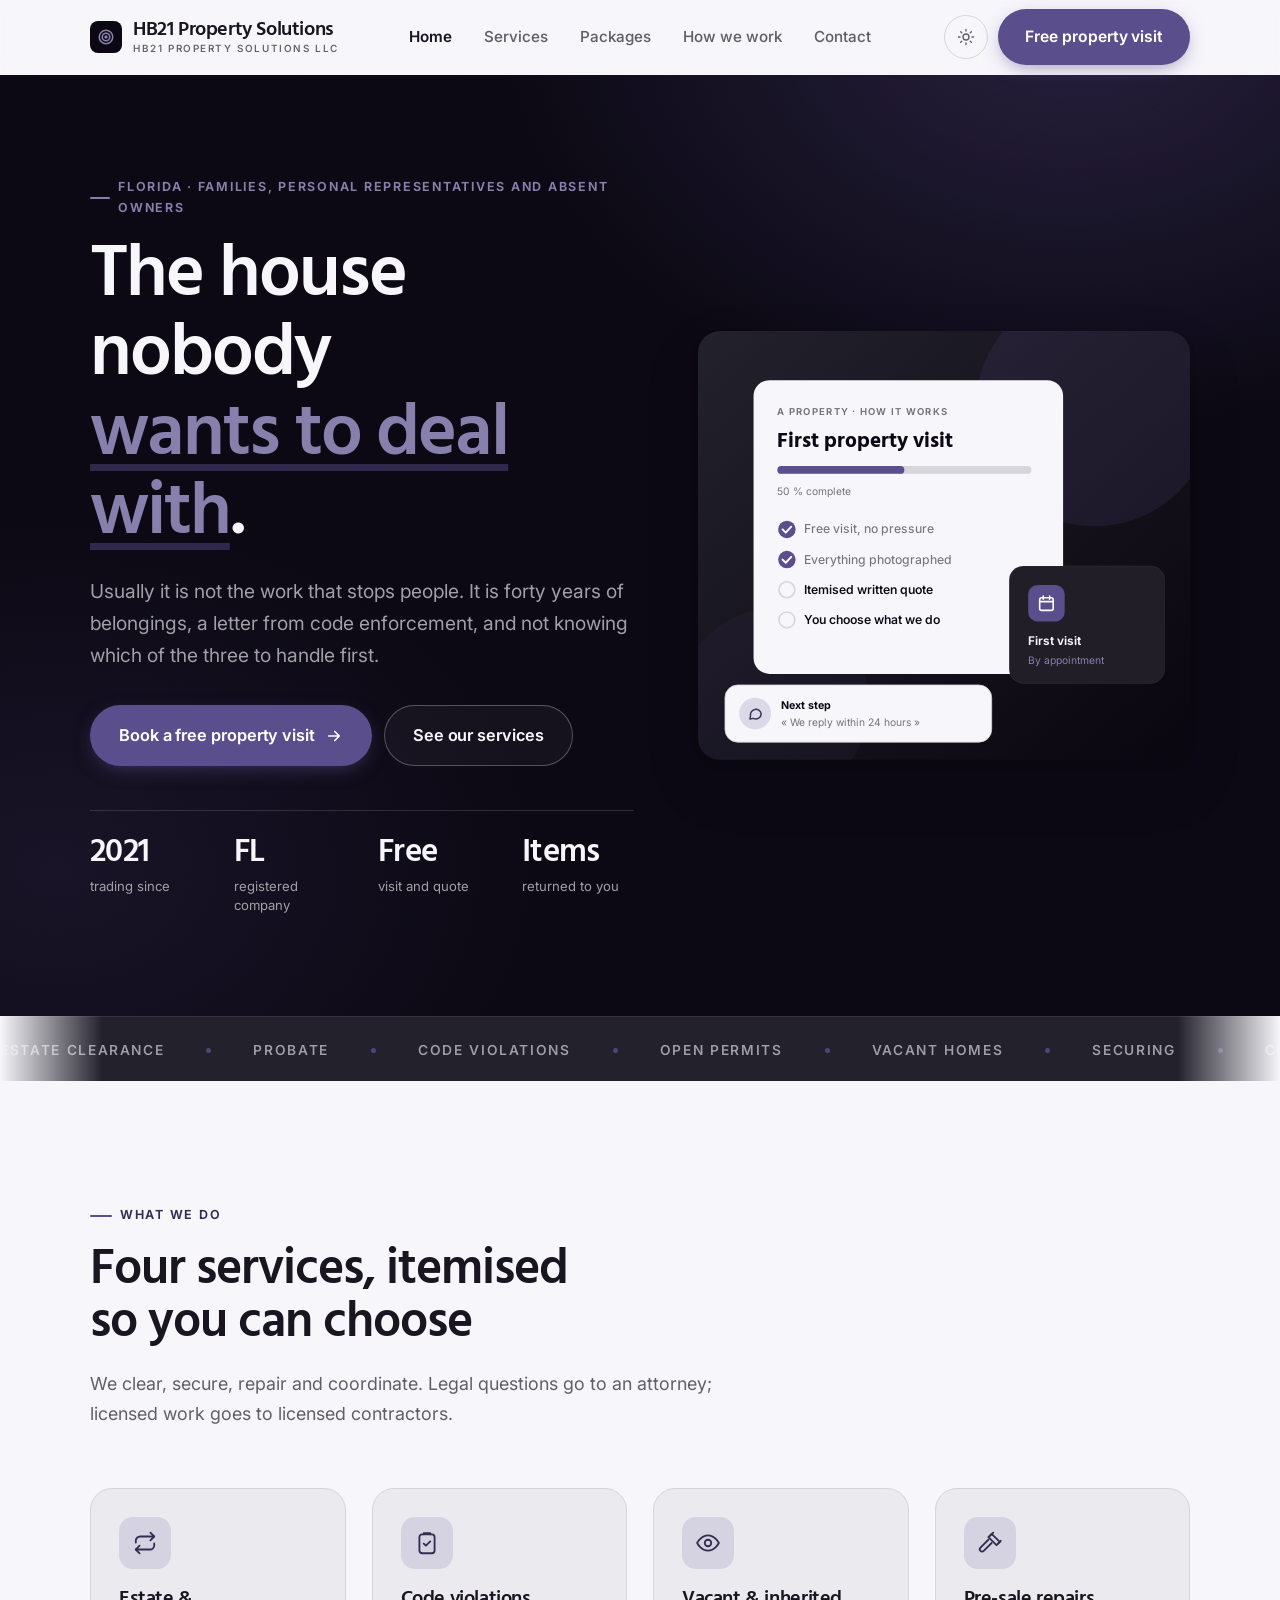
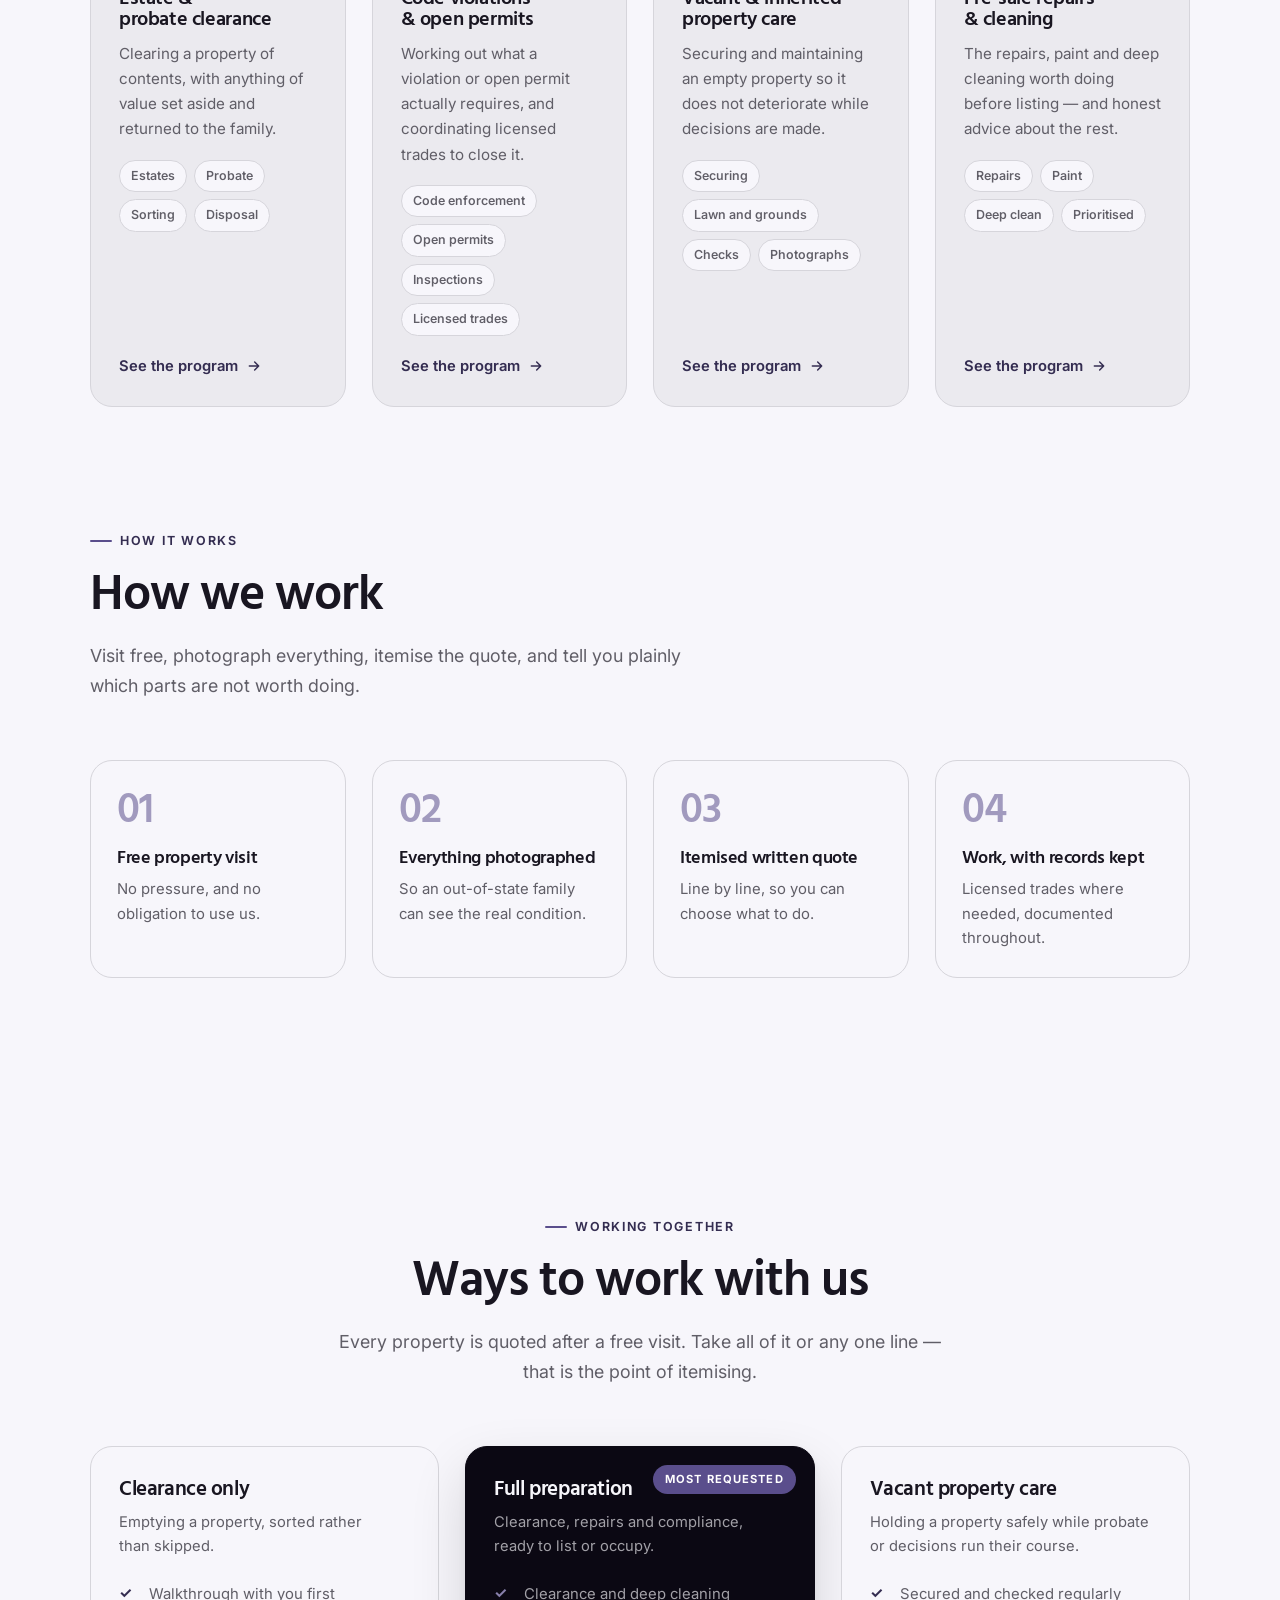
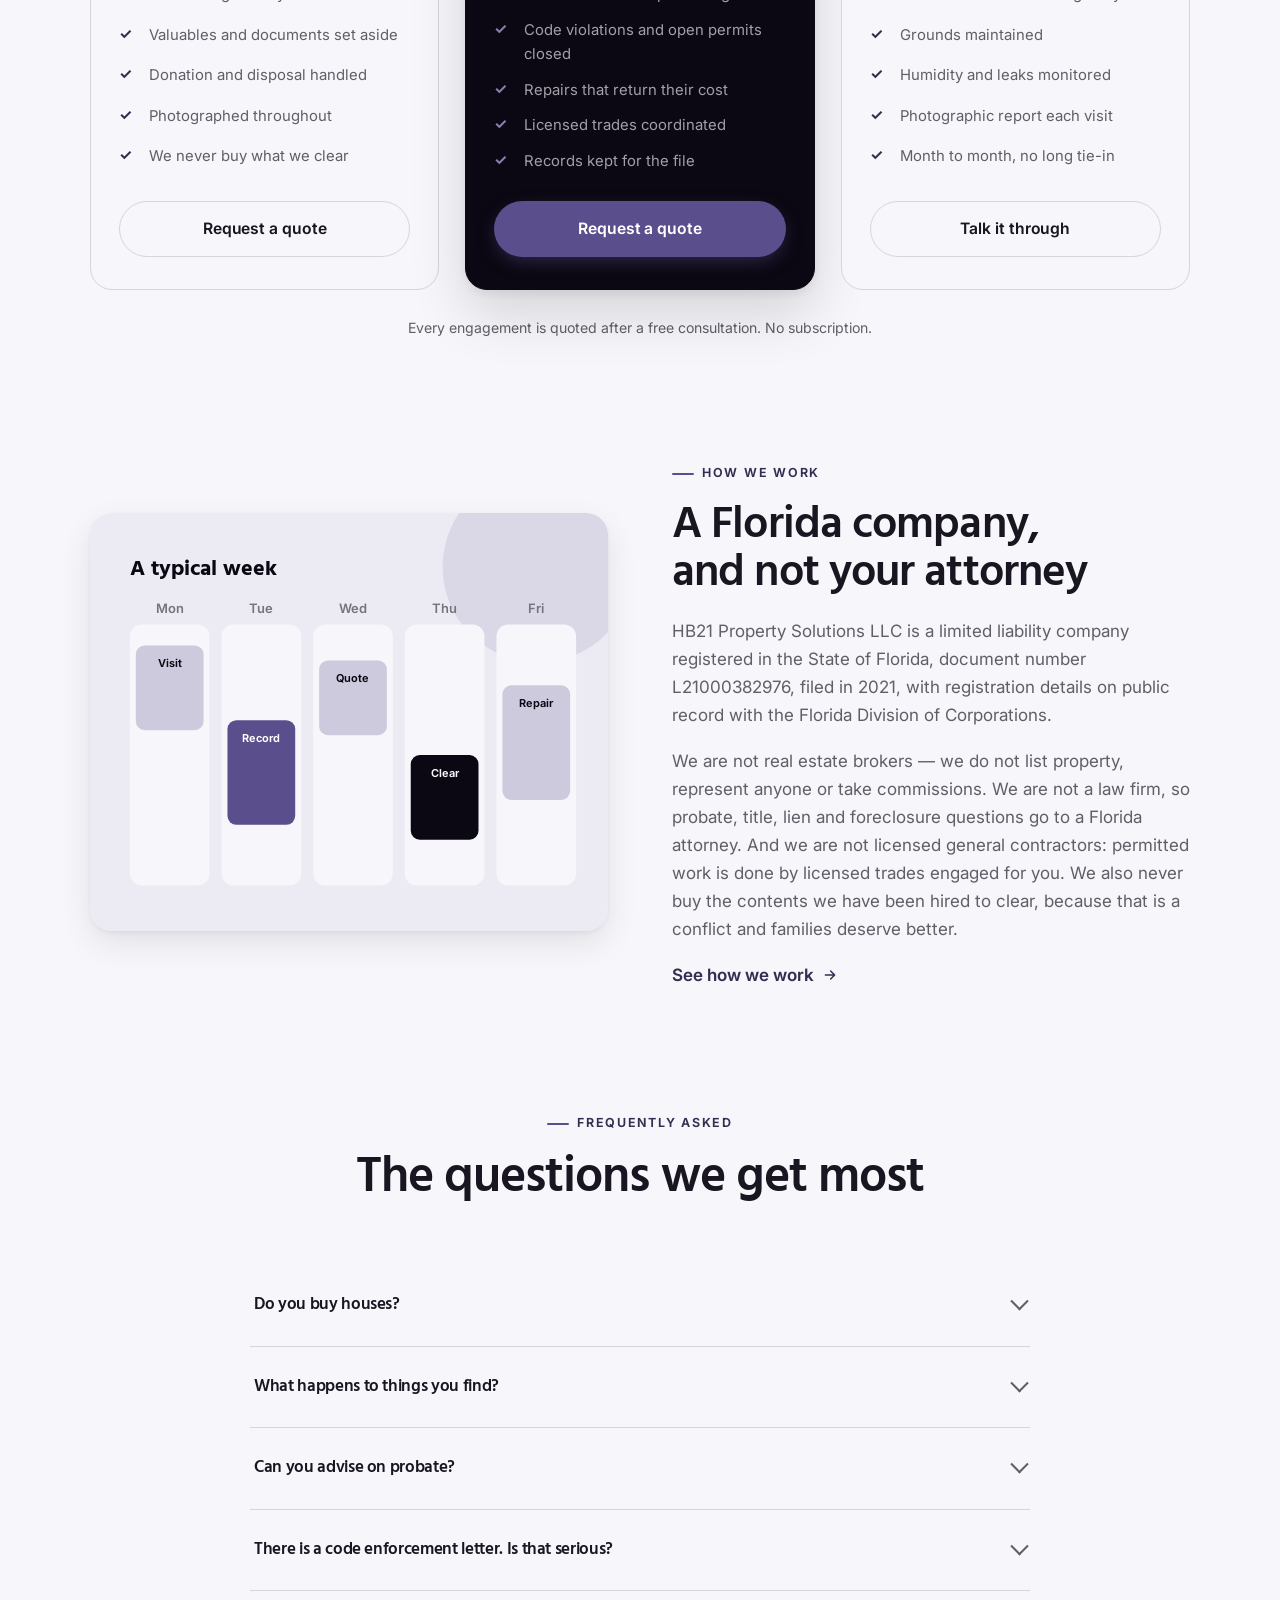
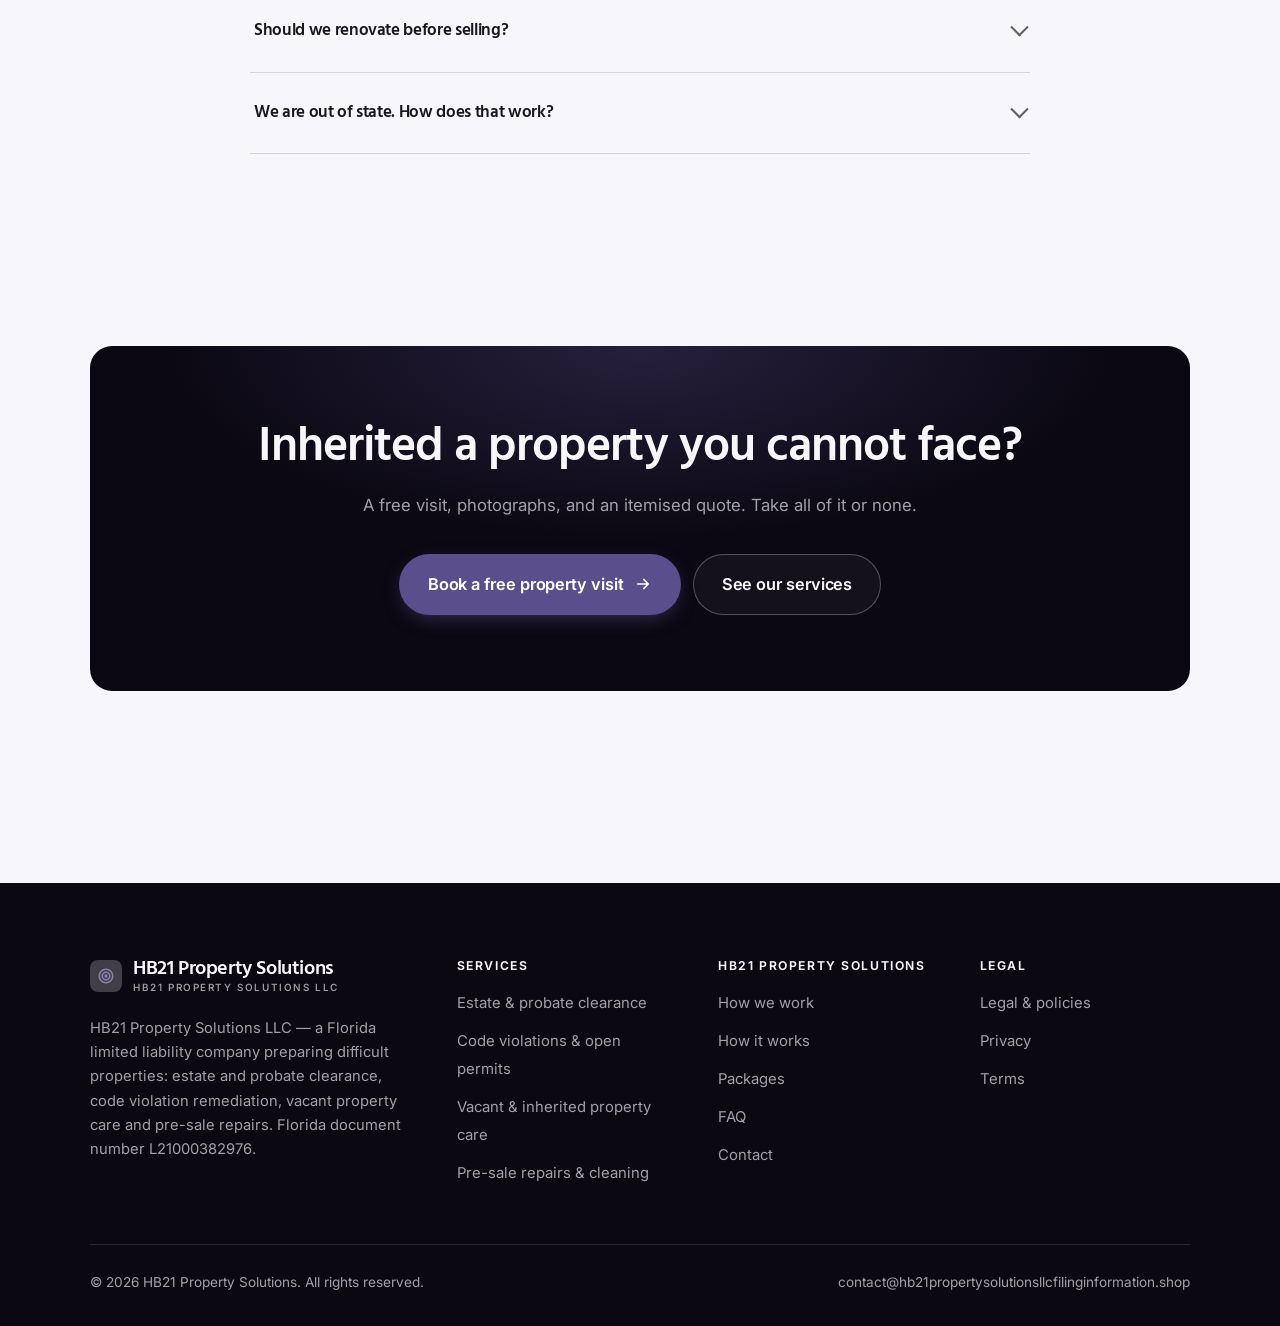
<file: index.html>
<!DOCTYPE html>
<html lang="en" class="no-js">
<head>
<meta charset="utf-8">
<meta name="viewport" content="width=device-width, initial-scale=1">
<title>HB21 Property Solutions LLC — difficult property preparation</title>
<meta name="description" content="HB21 Property Solutions LLC, a Florida company handling difficult properties: estate and probate clearance, code violation remediation, vacant property care and pre-sale repairs.">
<link rel="canonical" href="https://hb21propertysolutionsllcfilinginformation.shop/">

<meta property="og:type" content="website">
<meta property="og:url" content="https://hb21propertysolutionsllcfilinginformation.shop/">
<meta property="og:site_name" content="HB21 Property Solutions">
<meta property="og:locale" content="en_US">
<meta property="og:title" content="HB21 Property Solutions LLC — difficult property preparation">
<meta property="og:description" content="HB21 Property Solutions LLC, a Florida company handling difficult properties: estate and probate clearance, code violation remediation, vacant property care and pre-sale repairs.">
<meta name="theme-color" content="#0b0813">

<link rel="icon" href="assets/img/favicon.svg" type="image/svg+xml">
<link rel="preconnect" href="https://fonts.googleapis.com">
<link rel="preconnect" href="https://fonts.gstatic.com" crossorigin>
<link rel="stylesheet" href="https://fonts.googleapis.com/css2?family=Hind:wght@400;500;600;700&family=Inter:wght@400..700&display=swap">
<link rel="stylesheet" href="assets/css/style.css">

<!-- Thème appliqué avant le premier rendu (évite le flash) -->
<script>
document.documentElement.classList.remove('no-js');
(function(){try{var t=localStorage.getItem('site-theme');if(t){document.documentElement.setAttribute('data-theme',t);}}catch(e){}})();
</script>
<script type="application/ld+json">
{
  "@context": "https://schema.org",
  "@type": "Organization",
  "name": "HB21 Property Solutions",
  "url": "https://hb21propertysolutionsllcfilinginformation.shop/",
  "email": "contact@hb21propertysolutionsllcfilinginformation.shop",
  "description": "HB21 Property Solutions LLC, a Florida company handling difficult properties: estate and probate clearance, code violation remediation, vacant property care and pre-sale repairs.",
  "areaServed": "US",
  "knowsLanguage": "en"
}
</script>
</head>

<body>
<a class="skip-link" href="#main">Skip to main content</a>

<header class="site-header">
  <nav class="wrap nav" aria-label="Main navigation">
    <a class="brand" href="index.html">
      <svg class="brand__mark" viewBox="0 0 64 64" aria-hidden="true">
        <rect class="bm-bg" width="64" height="64" rx="16"/>
        <g class="bm-ic" transform="translate(14 14) scale(1.5)" fill="none" stroke-width="2.1" stroke-linecap="round" stroke-linejoin="round"><circle cx="12" cy="12" r="9"/><circle cx="12" cy="12" r="5"/><circle cx="12" cy="12" r="1.2" fill="currentColor"/></g>
      </svg>
      <span>HB21 Property Solutions<span class="brand__sub">HB21 Property Solutions LLC</span></span>
    </a>

    <ul class="nav__links" id="nav-links">
      <li><a href="index.html" aria-current="page">Home</a></li>
      <li><a href="programs.html">Services</a></li>
      <li><a href="index.html#pricing">Packages</a></li>
      <li><a href="about.html">How we work</a></li>
      <li><a href="contact.html">Contact</a></li>
      <li><a class="btn btn--primary" href="contact.html">Free property visit</a></li>
    </ul>

    <div class="nav__cta">
      <button class="theme-toggle" type="button" aria-label="Switch to dark theme">
        <svg class="icon-sun" viewBox="0 0 24 24" fill="none" stroke="currentColor" stroke-width="1.8" stroke-linecap="round" aria-hidden="true"><circle cx="12" cy="12" r="4"/><path d="M12 2v2m0 16v2M2 12h2m16 0h2M4.9 4.9l1.4 1.4m11.4 11.4 1.4 1.4M19.1 4.9l-1.4 1.4M6.3 17.7l-1.4 1.4"/></svg>
        <svg class="icon-moon" viewBox="0 0 24 24" fill="none" stroke="currentColor" stroke-width="1.8" stroke-linecap="round" stroke-linejoin="round" aria-hidden="true"><path d="M21 12.8A9 9 0 1 1 11.2 3a7 7 0 0 0 9.8 9.8z"/></svg>
      </button>
      <a class="btn btn--primary" href="contact.html">Free property visit</a>
      <button class="nav__toggle" type="button" aria-expanded="false" aria-controls="nav-links" aria-label="Open menu">
        <svg class="icon-open" viewBox="0 0 24 24" fill="none" stroke="currentColor" stroke-width="2" stroke-linecap="round" aria-hidden="true"><path d="M3 6h18M3 12h18M3 18h18"/></svg>
        <svg class="icon-close" viewBox="0 0 24 24" fill="none" stroke="currentColor" stroke-width="2" stroke-linecap="round" aria-hidden="true"><path d="M6 6l12 12M18 6L6 18"/></svg>
      </button>
    </div>
  </nav>
</header>

<main id="main">

<section class="hero">
  <div class="wrap hero__inner">
    <div>
      <span class="eyebrow hero__eyebrow">Florida · Families, personal representatives and absent owners</span>
      <h1>The house nobody<br> <em>wants to deal with</em>.</h1>
      <p class="hero__lede">Usually it is not the work that stops people. It is forty years of belongings, a letter from code enforcement, and not knowing which of the three to handle first.</p>

      <div class="hero__actions">
        <a class="btn btn--primary btn--lg" href="contact.html">Book a free property visit <svg viewBox="0 0 24 24" fill="none" stroke="currentColor" stroke-width="2.2" stroke-linecap="round" stroke-linejoin="round" aria-hidden="true"><path d="M5 12h14M13 6l6 6-6 6"/></svg></a>
        <a class="btn btn--on-dark btn--lg" href="programs.html">See our services</a>
      </div>

      <ul class="hero__proof">
        <li><span class="stat__num">2021</span><span class="stat__label">trading since</span></li>
        <li><span class="stat__num">FL</span><span class="stat__label">registered company</span></li>
        <li><span class="stat__num">Free</span><span class="stat__label">visit and quote</span></li>
        <li><span class="stat__num">Items</span><span class="stat__label">returned to you</span></li>
      </ul>
    </div>

    <div class="hero__art">
      <svg viewBox="0 0 620 540" role="img" aria-label="How HB21 approaches a difficult property, from free visit to an itemised quote.">
        <defs>
          <linearGradient id="hbg" x1="0" y1="0" x2="1" y2="1">
            <stop offset="0" stop-color="#23212b"/><stop offset="1" stop-color="#09060f"/>
          </linearGradient>
        </defs>
        <rect width="620" height="540" rx="22" fill="url(#hbg)"/>
        <circle cx="500" cy="96" r="150" fill="#5a4e8c" opacity=".16"/>
        <circle cx="96" cy="470" r="120" fill="#5a4e8c" opacity=".08"/>

        <g style="font-family: var(--font-body)">
          <!-- Carte programme -->
          <rect x="70" y="62" width="390" height="370" rx="20" fill="#f7f6fb"/>
          <text x="100" y="106" font-size="12" font-weight="650" letter-spacing="1.6" fill="#75737b">A PROPERTY · HOW IT WORKS</text>
          <text x="100" y="146" font-size="27" font-weight="700" fill="#0b0813" style="font-family: var(--font-display)">First property visit</text>
          <rect x="100" y="170" width="320" height="10" rx="5" fill="#d6d5db"/>
          <rect x="100" y="170" width="160" height="10" rx="5" fill="#5a4e8c"/>
          <text x="100" y="206" font-size="13" fill="#75737b">50 % complete</text>
          <circle cx="112" cy="250" r="11" fill="#5a4e8c"/><path d="M106.5 250l4 4 7-7.5" fill="none" stroke="#ffffff" stroke-width="2.4" stroke-linecap="round" stroke-linejoin="round"/><text x="134" y="255" font-size="15.5" fill="#75737b" font-weight="450">Free visit, no pressure</text>
          <circle cx="112" cy="288" r="11" fill="#5a4e8c"/><path d="M106.5 288l4 4 7-7.5" fill="none" stroke="#ffffff" stroke-width="2.4" stroke-linecap="round" stroke-linejoin="round"/><text x="134" y="293" font-size="15.5" fill="#75737b" font-weight="450">Everything photographed</text>
          <circle cx="112" cy="326" r="10" fill="none" stroke="#d6d5db" stroke-width="2"/><text x="134" y="331" font-size="15.5" fill="#0b0813" font-weight="560">Itemised written quote</text>
          <circle cx="112" cy="364" r="10" fill="none" stroke="#d6d5db" stroke-width="2"/><text x="134" y="369" font-size="15.5" fill="#0b0813" font-weight="560">You choose what we do</text>

          <!-- Carte séance -->
          <rect x="392" y="296" width="196" height="148" rx="18" fill="#211e28" stroke="#ffffff" stroke-opacity=".08"/>
          <rect x="416" y="320" width="46" height="46" rx="12" fill="#5a4e8c"/>
          <g transform="translate(427 331)" fill="none" stroke="#ffffff" color="#ffffff" stroke-width="2" stroke-linecap="round" stroke-linejoin="round"><rect x="3.5" y="5" width="17" height="16" rx="2.5"/><path d="M8 3v4M16 3v4M3.5 10h17"/></g>
          <text x="416" y="396" font-size="15" font-weight="650" fill="#f7f6fb">First visit</text>
          <text x="416" y="420" font-size="13" fill="#8880ac">By appointment</text>

          <!-- Retour du coach -->
          <rect x="34" y="446" width="336" height="72" rx="16" fill="#f7f6fb" stroke="#d6d5db"/>
          <circle cx="72" cy="482" r="20" fill="#dbd8e7"/>
          <g transform="translate(62 472) scale(.84)" fill="none" stroke="#3b335b" stroke-width="2.2" stroke-linecap="round" stroke-linejoin="round"><path d="M21 12a8 8 0 0 1-11.6 7.1L4 20l1-4.6A8 8 0 1 1 21 12z"/></g>
          <text x="104" y="476" font-size="13.5" font-weight="700" fill="#0b0813">Next step</text>
          <text x="104" y="498" font-size="13" fill="#75737b">« We reply within 24 hours »</text>
        </g>
      </svg>
    </div>
  </div>
</section>

<div class="marquee" aria-hidden="true">
  <div class="marquee__track"><span>Estate clearance</span><span>Probate</span><span>Code violations</span><span>Open permits</span><span>Vacant homes</span><span>Securing</span><span>Cleanouts</span><span>Pre-sale repairs</span><span>Photographs</span><span>Itemised quotes</span><span>Estate clearance</span><span>Probate</span><span>Code violations</span><span>Open permits</span><span>Vacant homes</span><span>Securing</span><span>Cleanouts</span><span>Pre-sale repairs</span><span>Photographs</span><span>Itemised quotes</span></div>
</div>

<section class="section wrap" id="programs">
  <div class="section-head reveal">
    <span class="eyebrow">What we do</span>
    <h2>Four services, itemised so you can choose</h2>
    <p>We clear, secure, repair and coordinate. Legal questions go to an attorney; licensed work goes to licensed contractors.</p>
  </div>
  <div class="grid grid--4 reveal-group">
    <a class="card" href="programs.html#clearance">
      <div class="card__icon"><svg viewBox="0 0 24 24" fill="none" stroke="currentColor" stroke-width="1.7" stroke-linecap="round" stroke-linejoin="round" aria-hidden="true"><path d="M17 2.5l3.5 3.5L17 9.5"/><path d="M3.5 11.5V10A4 4 0 0 1 7.5 6h13M7 21.5 3.5 18 7 14.5"/><path d="M20.5 12.5V14a4 4 0 0 1-4 4h-13"/></svg></div>
      <h3>Estate &amp; probate clearance</h3>
      <p>Clearing a property of contents, with anything of value set aside and returned to the family.</p>
      <ul class="tags"><li>Estates</li><li>Probate</li><li>Sorting</li><li>Disposal</li></ul>
      <span class="arrow-link">See the program <svg viewBox="0 0 24 24" fill="none" stroke="currentColor" stroke-width="2.2" stroke-linecap="round" stroke-linejoin="round" aria-hidden="true"><path d="M5 12h14M13 6l6 6-6 6"/></svg></span>
    </a>
    <a class="card" href="programs.html#code">
      <div class="card__icon"><svg viewBox="0 0 24 24" fill="none" stroke="currentColor" stroke-width="1.7" stroke-linecap="round" stroke-linejoin="round" aria-hidden="true"><rect x="5" y="4" width="14" height="17.5" rx="2.5"/><path d="M9 4V3h6v1M9 12.5l2 2 4-4"/></svg></div>
      <h3>Code violations &amp; open permits</h3>
      <p>Working out what a violation or open permit actually requires, and coordinating licensed trades to close it.</p>
      <ul class="tags"><li>Code enforcement</li><li>Open permits</li><li>Inspections</li><li>Licensed trades</li></ul>
      <span class="arrow-link">See the program <svg viewBox="0 0 24 24" fill="none" stroke="currentColor" stroke-width="2.2" stroke-linecap="round" stroke-linejoin="round" aria-hidden="true"><path d="M5 12h14M13 6l6 6-6 6"/></svg></span>
    </a>
    <a class="card" href="programs.html#vacant">
      <div class="card__icon"><svg viewBox="0 0 24 24" fill="none" stroke="currentColor" stroke-width="1.7" stroke-linecap="round" stroke-linejoin="round" aria-hidden="true"><path d="M2 12s3.6-7 10-7 10 7 10 7-3.6 7-10 7S2 12 2 12z"/><circle cx="12" cy="12" r="3"/></svg></div>
      <h3>Vacant &amp; inherited property care</h3>
      <p>Securing and maintaining an empty property so it does not deteriorate while decisions are made.</p>
      <ul class="tags"><li>Securing</li><li>Lawn and grounds</li><li>Checks</li><li>Photographs</li></ul>
      <span class="arrow-link">See the program <svg viewBox="0 0 24 24" fill="none" stroke="currentColor" stroke-width="2.2" stroke-linecap="round" stroke-linejoin="round" aria-hidden="true"><path d="M5 12h14M13 6l6 6-6 6"/></svg></span>
    </a>
    <a class="card" href="programs.html#presale">
      <div class="card__icon"><svg viewBox="0 0 24 24" fill="none" stroke="currentColor" stroke-width="1.7" stroke-linecap="round" stroke-linejoin="round" aria-hidden="true"><path d="M13.5 3.5 21 11l-3 3-7.5-7.5z"/><path d="M10.5 9 3.2 16.3a2.1 2.1 0 0 0 3 3L13.5 12"/><path d="M15 2.5 12 5.5M19.5 12.5 22 10"/></svg></div>
      <h3>Pre-sale repairs &amp; cleaning</h3>
      <p>The repairs, paint and deep cleaning worth doing before listing — and honest advice about the rest.</p>
      <ul class="tags"><li>Repairs</li><li>Paint</li><li>Deep clean</li><li>Prioritised</li></ul>
      <span class="arrow-link">See the program <svg viewBox="0 0 24 24" fill="none" stroke="currentColor" stroke-width="2.2" stroke-linecap="round" stroke-linejoin="round" aria-hidden="true"><path d="M5 12h14M13 6l6 6-6 6"/></svg></span>
    </a>
  </div>
</section>

<section class="section section--flush wrap" id="how-it-works">
  <div class="section-head reveal">
    <span class="eyebrow">How it works</span>
    <h2>How we work</h2>
    <p>Visit free, photograph everything, itemise the quote, and tell you plainly which parts are not worth doing.</p>
  </div>
  <div class="grid grid--4 steps reveal-group">
    <article class="step">
      <h3>Free property visit</h3>
      <p>No pressure, and no obligation to use us.</p>
    </article>
    <article class="step">
      <h3>Everything photographed</h3>
      <p>So an out-of-state family can see the real condition.</p>
    </article>
    <article class="step">
      <h3>Itemised written quote</h3>
      <p>Line by line, so you can choose what to do.</p>
    </article>
    <article class="step">
      <h3>Work, with records kept</h3>
      <p>Licensed trades where needed, documented throughout.</p>
    </article>
  </div>
</section>

<section class="section wrap" id="pricing">
  <div class="section-head section-head--center reveal">
    <span class="eyebrow">Working together</span>
    <h2>Ways to work with us</h2>
    <p>Every property is quoted after a free visit. Take all of it or any one line — that is the point of itemising.</p>
  </div>
  <div class="grid grid--3 plans reveal-group">
    <article class="plan">
      
      <h3>Clearance only</h3>
      <p class="plan__desc">Emptying a property, sorted rather than skipped.</p>
      
      <ul class="plan__features">
        <li>Walkthrough with you first</li>
        <li>Valuables and documents set aside</li>
        <li>Donation and disposal handled</li>
        <li>Photographed throughout</li>
        <li>We never buy what we clear</li>
      </ul>
      <a class="btn btn--ghost btn--block" href="contact.html">Request a quote</a>
    </article>
    <article class="plan plan--featured">
      <span class="plan__tag">Most requested</span>
      <h3>Full preparation</h3>
      <p class="plan__desc">Clearance, repairs and compliance, ready to list or occupy.</p>
      
      <ul class="plan__features">
        <li>Clearance and deep cleaning</li>
        <li>Code violations and open permits closed</li>
        <li>Repairs that return their cost</li>
        <li>Licensed trades coordinated</li>
        <li>Records kept for the file</li>
      </ul>
      <a class="btn btn--primary btn--block" href="contact.html">Request a quote</a>
    </article>
    <article class="plan">
      
      <h3>Vacant property care</h3>
      <p class="plan__desc">Holding a property safely while probate or decisions run their course.</p>
      
      <ul class="plan__features">
        <li>Secured and checked regularly</li>
        <li>Grounds maintained</li>
        <li>Humidity and leaks monitored</li>
        <li>Photographic report each visit</li>
        <li>Month to month, no long tie-in</li>
      </ul>
      <a class="btn btn--ghost btn--block" href="contact.html">Talk it through</a>
    </article>
  </div>
  <p class="plans-note">Every engagement is quoted after a free consultation. No subscription.</p>
</section>

<section class="section section--flush wrap">
  <div class="split reveal">
    <div class="split__art">
      <svg viewBox="0 0 520 420" role="img" aria-label="Example of a typical week: Visit, Record, Quote, Clear, Repair.">
        <rect width="520" height="420" rx="20" fill="#eceaf3"/>
        <circle cx="450" cy="54" r="96" fill="#5a4e8c" opacity=".12"/>
        <g style="font-family: var(--font-body)">
        <text x="40" y="62" font-size="22" font-weight="700" fill="#0b0813" style="font-family: var(--font-display)">A typical week</text>
        <text x="80" y="100" text-anchor="middle" font-size="13" font-weight="600" fill="#75737b">Mon</text>
        <rect x="40" y="112" width="80" height="262" rx="12" fill="#f7f6fb"/>
        <rect x="46" y="133" width="68" height="85" rx="9" fill="#cecade"/>
        <text x="80" y="155" text-anchor="middle" font-size="11" font-weight="650" fill="#0b0813">Visit</text>
        <text x="172" y="100" text-anchor="middle" font-size="13" font-weight="600" fill="#75737b">Tue</text>
        <rect x="132" y="112" width="80" height="262" rx="12" fill="#f7f6fb"/>
        <rect x="138" y="208" width="68" height="105" rx="9" fill="#5a4e8c"/>
        <text x="172" y="230" text-anchor="middle" font-size="11" font-weight="650" fill="#ffffff">Record</text>
        <text x="264" y="100" text-anchor="middle" font-size="13" font-weight="600" fill="#75737b">Wed</text>
        <rect x="224" y="112" width="80" height="262" rx="12" fill="#f7f6fb"/>
        <rect x="230" y="148" width="68" height="75" rx="9" fill="#cecade"/>
        <text x="264" y="170" text-anchor="middle" font-size="11" font-weight="650" fill="#0b0813">Quote</text>
        <text x="356" y="100" text-anchor="middle" font-size="13" font-weight="600" fill="#75737b">Thu</text>
        <rect x="316" y="112" width="80" height="262" rx="12" fill="#f7f6fb"/>
        <rect x="322" y="243" width="68" height="85" rx="9" fill="#0b0813"/>
        <text x="356" y="265" text-anchor="middle" font-size="11" font-weight="650" fill="#f7f6fb">Clear</text>
        <text x="448" y="100" text-anchor="middle" font-size="13" font-weight="600" fill="#75737b">Fri</text>
        <rect x="408" y="112" width="80" height="262" rx="12" fill="#f7f6fb"/>
        <rect x="414" y="173" width="68" height="115" rx="9" fill="#cecade"/>
        <text x="448" y="195" text-anchor="middle" font-size="11" font-weight="650" fill="#0b0813">Repair</text>
        </g>
      </svg>
    </div>
    <div>
      <span class="eyebrow">How we work</span>
      <h2>A Florida company, and not your attorney</h2>
      <p>HB21 Property Solutions LLC is a limited liability company registered in the State of Florida, document number L21000382976, filed in 2021, with registration details on public record with the Florida Division of Corporations.</p>
      <p>We are not real estate brokers — we do not list property, represent anyone or take commissions. We are not a law firm, so probate, title, lien and foreclosure questions go to a Florida attorney. And we are not licensed general contractors: permitted work is done by licensed trades engaged for you. We also never buy the contents we have been hired to clear, because that is a conflict and families deserve better.</p>
      <p><a class="arrow-link" href="about.html">See how we work <svg viewBox="0 0 24 24" fill="none" stroke="currentColor" stroke-width="2.2" stroke-linecap="round" stroke-linejoin="round" aria-hidden="true"><path d="M5 12h14M13 6l6 6-6 6"/></svg></a></p>
    </div>
  </div>
</section>

<section class="section section--flush wrap" id="faq">
  <div class="section-head section-head--center reveal">
    <span class="eyebrow">Frequently asked</span>
    <h2>The questions we get most</h2>
  </div>
  <div class="faq reveal">
    <details>
      <summary>Do you buy houses?</summary>
      <p>No. We prepare them. If you want to sell, speak to a licensed broker or get your own representation — we work for the owner, not against them.</p>
    </details>
    <details>
      <summary>What happens to things you find?</summary>
      <p>Documents, photographs, jewellery and anything that looks valuable are set aside and returned to you. We do not buy estate contents we have been engaged to clear.</p>
    </details>
    <details>
      <summary>Can you advise on probate?</summary>
      <p>No, that is legal work and belongs with a Florida attorney. We can tell you what the property needs physically, which is a different question.</p>
    </details>
    <details>
      <summary>There is a code enforcement letter. Is that serious?</summary>
      <p>It depends what it is, and fines can accrue daily, so it is worth finding out quickly rather than leaving it. We will establish what is actually on the record.</p>
    </details>
    <details>
      <summary>Should we renovate before selling?</summary>
      <p>Usually far less than people are told. We will tell you which items return their cost and which do not, even when that means a smaller job for us.</p>
    </details>
    <details>
      <summary>We are out of state. How does that work?</summary>
      <p>Most of our clients are. Everything is photographed and quoted in writing, and you approve each line before anything happens.</p>
    </details>
  </div>
</section>

<section class="wrap section--tight">
  <div class="cta-band reveal">
    <h2>Inherited a property you cannot face?</h2>
    <p>A free visit, photographs, and an itemised quote. Take all of it or none.</p>
    <div class="hero__actions">
      <a class="btn btn--primary btn--lg" href="contact.html">Book a free property visit <svg viewBox="0 0 24 24" fill="none" stroke="currentColor" stroke-width="2.2" stroke-linecap="round" stroke-linejoin="round" aria-hidden="true"><path d="M5 12h14M13 6l6 6-6 6"/></svg></a>
      <a class="btn btn--on-dark btn--lg" href="programs.html">See our services</a>
    </div>
  </div>
</section>

</main>

<footer class="site-footer">
  <div class="wrap">
    <div class="footer__grid">
      <div class="footer__brand">
        <a class="brand" href="index.html">
          <svg class="brand__mark" viewBox="0 0 64 64" aria-hidden="true">
        <rect class="bm-bg" width="64" height="64" rx="16"/>
        <g class="bm-ic" transform="translate(14 14) scale(1.5)" fill="none" stroke-width="2.1" stroke-linecap="round" stroke-linejoin="round"><circle cx="12" cy="12" r="9"/><circle cx="12" cy="12" r="5"/><circle cx="12" cy="12" r="1.2" fill="currentColor"/></g>
      </svg>
          <span>HB21 Property Solutions<span class="brand__sub">HB21 Property Solutions LLC</span></span>
        </a>
        <p>HB21 Property Solutions LLC — a Florida limited liability company preparing difficult properties: estate and probate clearance, code violation remediation, vacant property care and pre-sale repairs. Florida document number L21000382976.</p>
      </div>

      <div class="footer__col">
        <h4>Services</h4>
        <ul>
          <li><a href="programs.html#clearance">Estate &amp; probate clearance</a></li>
          <li><a href="programs.html#code">Code violations &amp; open permits</a></li>
          <li><a href="programs.html#vacant">Vacant &amp; inherited property care</a></li>
          <li><a href="programs.html#presale">Pre-sale repairs &amp; cleaning</a></li>
        </ul>
      </div>

      <div class="footer__col">
        <h4>HB21 Property Solutions</h4>
        <ul>
          <li><a href="about.html">How we work</a></li>
          <li><a href="index.html#how-it-works">How it works</a></li>
          <li><a href="index.html#pricing">Packages</a></li>
          <li><a href="index.html#faq">FAQ</a></li>
          <li><a href="contact.html">Contact</a></li>
        </ul>
      </div>

      <div class="footer__col">
        <h4>Legal</h4>
        <ul>
          <li><a href="legal.html">Legal &amp; policies</a></li>
          <li><a href="legal.html#privacy">Privacy</a></li>
          <li><a href="legal.html#terms">Terms</a></li>
        </ul>
      </div>
    </div>

    <div class="footer__bottom">
      <p>© <span data-year>2026</span> HB21 Property Solutions. All rights reserved.</p>
      <p><a href="mailto:contact@hb21propertysolutionsllcfilinginformation.shop">contact@hb21propertysolutionsllcfilinginformation.shop</a></p>
    </div>
  </div>
</footer>

<script src="assets/js/main.js" defer></script>
</body>
</html>
</file>
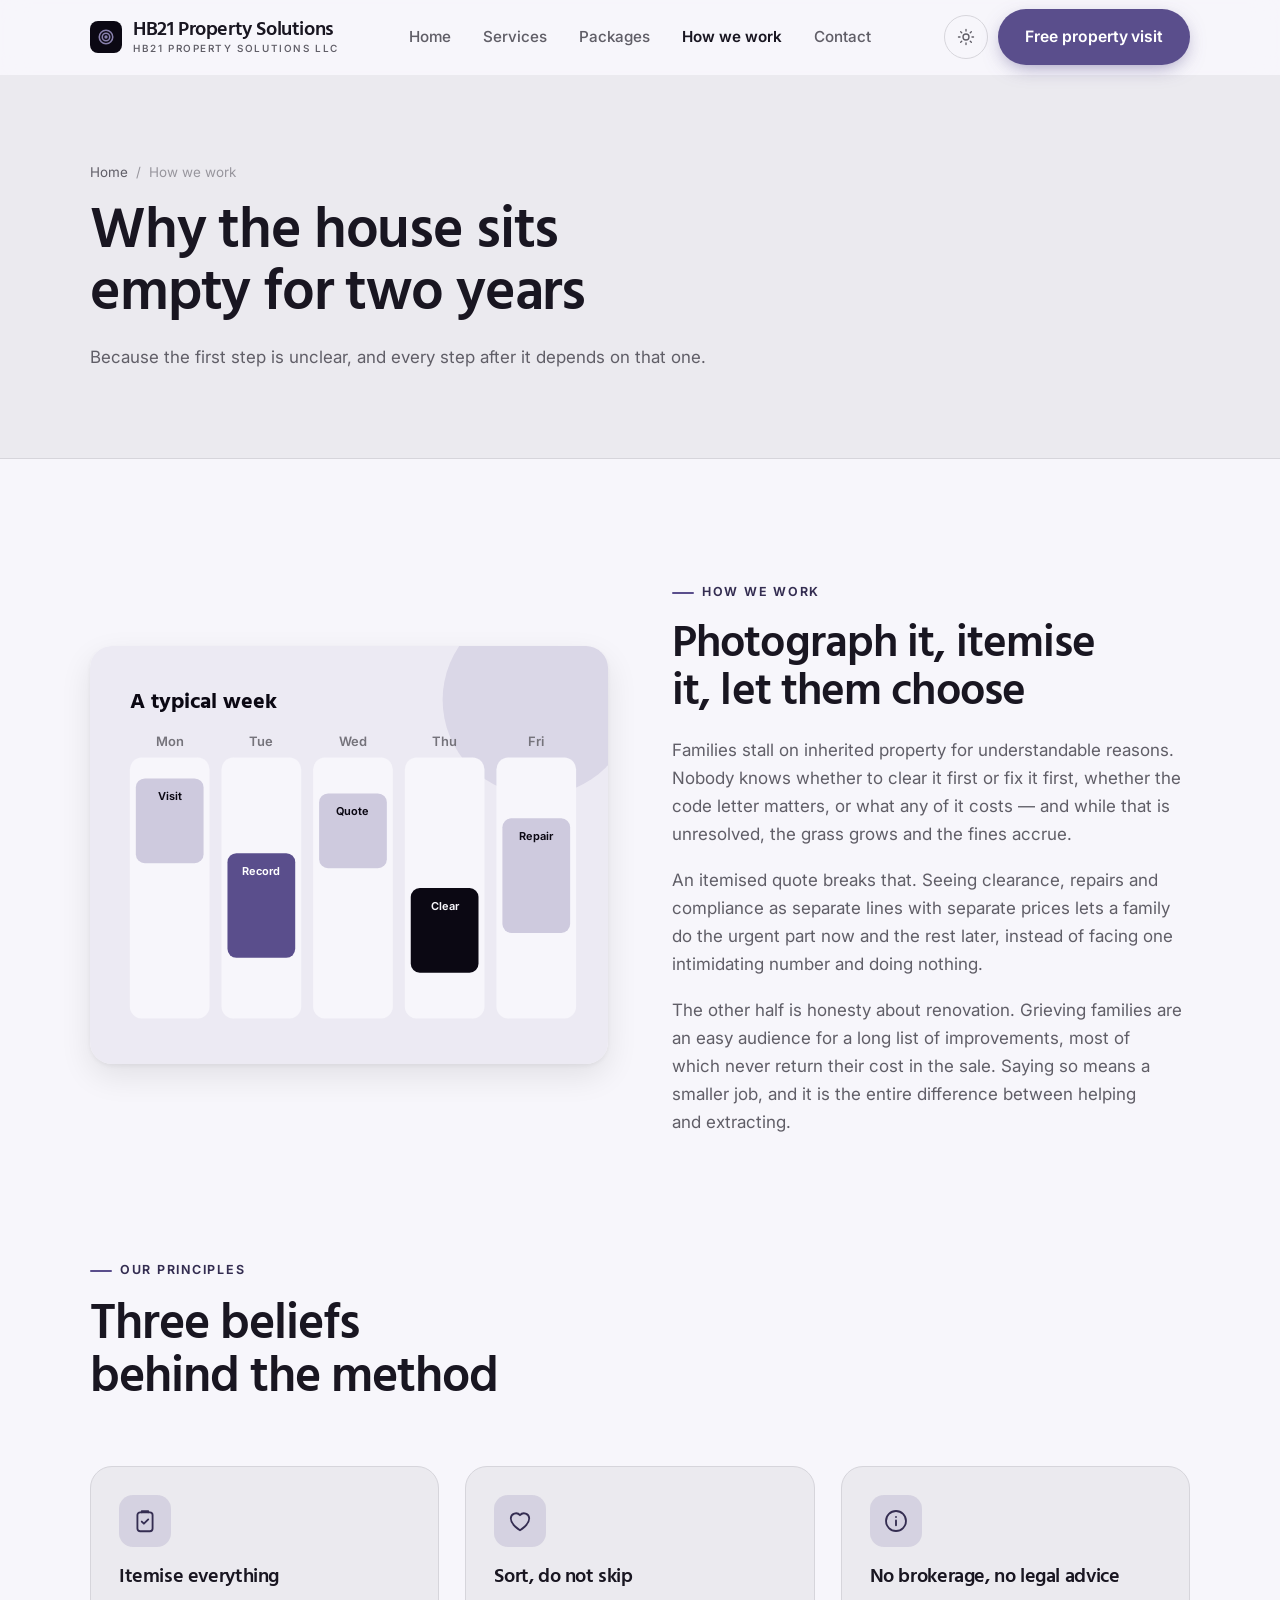
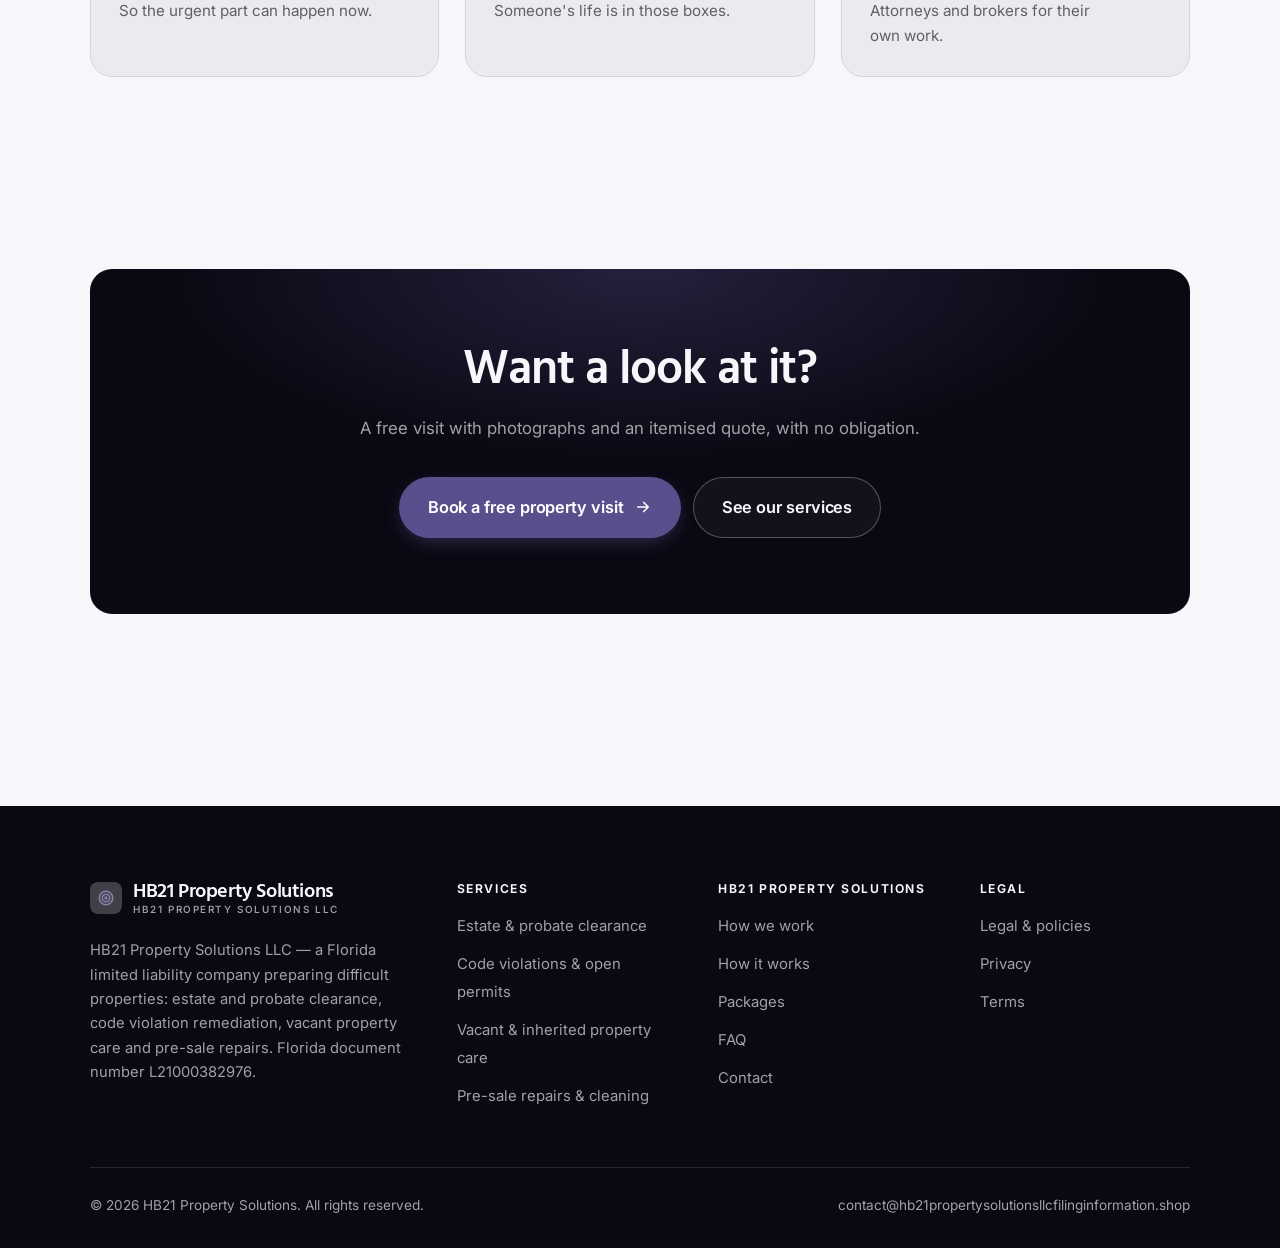
<file: about.html>
<!DOCTYPE html>
<html lang="en" class="no-js">
<head>
<meta charset="utf-8">
<meta name="viewport" content="width=device-width, initial-scale=1">
<title>How we work — HB21 Property Solutions</title>
<meta name="description" content="About HB21 Property Solutions LLC, a Florida property preparation and clearance company, document number L21000382976.">
<link rel="canonical" href="https://hb21propertysolutionsllcfilinginformation.shop/about.html">

<meta property="og:type" content="website">
<meta property="og:url" content="https://hb21propertysolutionsllcfilinginformation.shop/about.html">
<meta property="og:site_name" content="HB21 Property Solutions">
<meta property="og:locale" content="en_US">
<meta property="og:title" content="How we work — HB21 Property Solutions">
<meta property="og:description" content="About HB21 Property Solutions LLC, a Florida property preparation and clearance company, document number L21000382976.">
<meta name="theme-color" content="#0b0813">

<link rel="icon" href="assets/img/favicon.svg" type="image/svg+xml">
<link rel="preconnect" href="https://fonts.googleapis.com">
<link rel="preconnect" href="https://fonts.gstatic.com" crossorigin>
<link rel="stylesheet" href="https://fonts.googleapis.com/css2?family=Hind:wght@400;500;600;700&family=Inter:wght@400..700&display=swap">
<link rel="stylesheet" href="assets/css/style.css">

<!-- Thème appliqué avant le premier rendu (évite le flash) -->
<script>
document.documentElement.classList.remove('no-js');
(function(){try{var t=localStorage.getItem('site-theme');if(t){document.documentElement.setAttribute('data-theme',t);}}catch(e){}})();
</script>
</head>

<body>
<a class="skip-link" href="#main">Skip to main content</a>

<header class="site-header">
  <nav class="wrap nav" aria-label="Main navigation">
    <a class="brand" href="index.html">
      <svg class="brand__mark" viewBox="0 0 64 64" aria-hidden="true">
        <rect class="bm-bg" width="64" height="64" rx="16"/>
        <g class="bm-ic" transform="translate(14 14) scale(1.5)" fill="none" stroke-width="2.1" stroke-linecap="round" stroke-linejoin="round"><circle cx="12" cy="12" r="9"/><circle cx="12" cy="12" r="5"/><circle cx="12" cy="12" r="1.2" fill="currentColor"/></g>
      </svg>
      <span>HB21 Property Solutions<span class="brand__sub">HB21 Property Solutions LLC</span></span>
    </a>

    <ul class="nav__links" id="nav-links">
      <li><a href="index.html">Home</a></li>
      <li><a href="programs.html">Services</a></li>
      <li><a href="index.html#pricing">Packages</a></li>
      <li><a href="about.html" aria-current="page">How we work</a></li>
      <li><a href="contact.html">Contact</a></li>
      <li><a class="btn btn--primary" href="contact.html">Free property visit</a></li>
    </ul>

    <div class="nav__cta">
      <button class="theme-toggle" type="button" aria-label="Switch to dark theme">
        <svg class="icon-sun" viewBox="0 0 24 24" fill="none" stroke="currentColor" stroke-width="1.8" stroke-linecap="round" aria-hidden="true"><circle cx="12" cy="12" r="4"/><path d="M12 2v2m0 16v2M2 12h2m16 0h2M4.9 4.9l1.4 1.4m11.4 11.4 1.4 1.4M19.1 4.9l-1.4 1.4M6.3 17.7l-1.4 1.4"/></svg>
        <svg class="icon-moon" viewBox="0 0 24 24" fill="none" stroke="currentColor" stroke-width="1.8" stroke-linecap="round" stroke-linejoin="round" aria-hidden="true"><path d="M21 12.8A9 9 0 1 1 11.2 3a7 7 0 0 0 9.8 9.8z"/></svg>
      </button>
      <a class="btn btn--primary" href="contact.html">Free property visit</a>
      <button class="nav__toggle" type="button" aria-expanded="false" aria-controls="nav-links" aria-label="Open menu">
        <svg class="icon-open" viewBox="0 0 24 24" fill="none" stroke="currentColor" stroke-width="2" stroke-linecap="round" aria-hidden="true"><path d="M3 6h18M3 12h18M3 18h18"/></svg>
        <svg class="icon-close" viewBox="0 0 24 24" fill="none" stroke="currentColor" stroke-width="2" stroke-linecap="round" aria-hidden="true"><path d="M6 6l12 12M18 6L6 18"/></svg>
      </button>
    </div>
  </nav>
</header>

<main id="main">

<section class="page-head">
  <div class="wrap">
    <nav class="breadcrumb" aria-label="Breadcrumb">
      <a href="index.html">Home</a><span>/</span><span aria-current="page">How we work</span>
    </nav>
    <h1>Why the house sits empty for two years</h1>
    <p>Because the first step is unclear, and every step after it depends on that one.</p>
  </div>
</section>

<section class="section wrap">
  <div class="split reveal">
    <div class="split__art">
      <svg viewBox="0 0 520 420" role="img" aria-label="Example of a typical week: Visit, Record, Quote, Clear, Repair.">
        <rect width="520" height="420" rx="20" fill="#eceaf3"/>
        <circle cx="450" cy="54" r="96" fill="#5a4e8c" opacity=".12"/>
        <g style="font-family: var(--font-body)">
        <text x="40" y="62" font-size="22" font-weight="700" fill="#0b0813" style="font-family: var(--font-display)">A typical week</text>
        <text x="80" y="100" text-anchor="middle" font-size="13" font-weight="600" fill="#75737b">Mon</text>
        <rect x="40" y="112" width="80" height="262" rx="12" fill="#f7f6fb"/>
        <rect x="46" y="133" width="68" height="85" rx="9" fill="#cecade"/>
        <text x="80" y="155" text-anchor="middle" font-size="11" font-weight="650" fill="#0b0813">Visit</text>
        <text x="172" y="100" text-anchor="middle" font-size="13" font-weight="600" fill="#75737b">Tue</text>
        <rect x="132" y="112" width="80" height="262" rx="12" fill="#f7f6fb"/>
        <rect x="138" y="208" width="68" height="105" rx="9" fill="#5a4e8c"/>
        <text x="172" y="230" text-anchor="middle" font-size="11" font-weight="650" fill="#ffffff">Record</text>
        <text x="264" y="100" text-anchor="middle" font-size="13" font-weight="600" fill="#75737b">Wed</text>
        <rect x="224" y="112" width="80" height="262" rx="12" fill="#f7f6fb"/>
        <rect x="230" y="148" width="68" height="75" rx="9" fill="#cecade"/>
        <text x="264" y="170" text-anchor="middle" font-size="11" font-weight="650" fill="#0b0813">Quote</text>
        <text x="356" y="100" text-anchor="middle" font-size="13" font-weight="600" fill="#75737b">Thu</text>
        <rect x="316" y="112" width="80" height="262" rx="12" fill="#f7f6fb"/>
        <rect x="322" y="243" width="68" height="85" rx="9" fill="#0b0813"/>
        <text x="356" y="265" text-anchor="middle" font-size="11" font-weight="650" fill="#f7f6fb">Clear</text>
        <text x="448" y="100" text-anchor="middle" font-size="13" font-weight="600" fill="#75737b">Fri</text>
        <rect x="408" y="112" width="80" height="262" rx="12" fill="#f7f6fb"/>
        <rect x="414" y="173" width="68" height="115" rx="9" fill="#cecade"/>
        <text x="448" y="195" text-anchor="middle" font-size="11" font-weight="650" fill="#0b0813">Repair</text>
        </g>
      </svg>
    </div>
    <div>
      <span class="eyebrow">How we work</span>
      <h2>Photograph it, itemise it, let them choose</h2>
      <p>Families stall on inherited property for understandable reasons. Nobody knows whether to clear it first or fix it first, whether the code letter matters, or what any of it costs — and while that is unresolved, the grass grows and the fines accrue.</p>
      <p>An itemised quote breaks that. Seeing clearance, repairs and compliance as separate lines with separate prices lets a family do the urgent part now and the rest later, instead of facing one intimidating number and doing nothing.</p>
      <p>The other half is honesty about renovation. Grieving families are an easy audience for a long list of improvements, most of which never return their cost in the sale. Saying so means a smaller job, and it is the entire difference between helping and extracting.</p>
      <!--
        TO DO: add a short introduction of the coach (name, real background),
        with a photo if possible. Do not invent credentials — see README.md.
      -->
    </div>
  </div>
</section>

<section class="section section--flush wrap">
  <div class="section-head reveal">
    <span class="eyebrow">Our principles</span>
    <h2>Three beliefs behind the method</h2>
  </div>
  <div class="grid grid--3 reveal-group">
    <article class="card">
      <div class="card__icon"><svg viewBox="0 0 24 24" fill="none" stroke="currentColor" stroke-width="1.7" stroke-linecap="round" stroke-linejoin="round" aria-hidden="true"><rect x="5" y="4" width="14" height="17.5" rx="2.5"/><path d="M9 4V3h6v1M9 12.5l2 2 4-4"/></svg></div>
      <h3>Itemise everything</h3>
      <p>So the urgent part can happen now.</p>
    </article>
    <article class="card">
      <div class="card__icon"><svg viewBox="0 0 24 24" fill="none" stroke="currentColor" stroke-width="1.7" stroke-linecap="round" stroke-linejoin="round" aria-hidden="true"><path d="M12 20.5s-8.5-4.8-8.5-11A4.8 4.8 0 0 1 12 6.6a4.8 4.8 0 0 1 8.5 2.9c0 6.2-8.5 11-8.5 11z"/></svg></div>
      <h3>Sort, do not skip</h3>
      <p>Someone's life is in those boxes.</p>
    </article>
    <article class="card">
      <div class="card__icon"><svg viewBox="0 0 24 24" fill="none" stroke="currentColor" stroke-width="1.7" stroke-linecap="round" stroke-linejoin="round" aria-hidden="true"><circle cx="12" cy="12" r="9.2"/><path d="M12 16v-4.5M12 8.2v.1"/></svg></div>
      <h3>No brokerage, no legal advice</h3>
      <p>Attorneys and brokers for their own work.</p>
    </article>
  </div>
</section>

<section class="wrap section--tight">
  <div class="cta-band reveal">
    <h2>Want a look at it?</h2>
    <p>A free visit with photographs and an itemised quote, with no obligation.</p>
    <div class="hero__actions">
      <a class="btn btn--primary btn--lg" href="contact.html">Book a free property visit <svg viewBox="0 0 24 24" fill="none" stroke="currentColor" stroke-width="2.2" stroke-linecap="round" stroke-linejoin="round" aria-hidden="true"><path d="M5 12h14M13 6l6 6-6 6"/></svg></a>
      <a class="btn btn--on-dark btn--lg" href="programs.html">See our services</a>
    </div>
  </div>
</section>

</main>

<footer class="site-footer">
  <div class="wrap">
    <div class="footer__grid">
      <div class="footer__brand">
        <a class="brand" href="index.html">
          <svg class="brand__mark" viewBox="0 0 64 64" aria-hidden="true">
        <rect class="bm-bg" width="64" height="64" rx="16"/>
        <g class="bm-ic" transform="translate(14 14) scale(1.5)" fill="none" stroke-width="2.1" stroke-linecap="round" stroke-linejoin="round"><circle cx="12" cy="12" r="9"/><circle cx="12" cy="12" r="5"/><circle cx="12" cy="12" r="1.2" fill="currentColor"/></g>
      </svg>
          <span>HB21 Property Solutions<span class="brand__sub">HB21 Property Solutions LLC</span></span>
        </a>
        <p>HB21 Property Solutions LLC — a Florida limited liability company preparing difficult properties: estate and probate clearance, code violation remediation, vacant property care and pre-sale repairs. Florida document number L21000382976.</p>
      </div>

      <div class="footer__col">
        <h4>Services</h4>
        <ul>
          <li><a href="programs.html#clearance">Estate &amp; probate clearance</a></li>
          <li><a href="programs.html#code">Code violations &amp; open permits</a></li>
          <li><a href="programs.html#vacant">Vacant &amp; inherited property care</a></li>
          <li><a href="programs.html#presale">Pre-sale repairs &amp; cleaning</a></li>
        </ul>
      </div>

      <div class="footer__col">
        <h4>HB21 Property Solutions</h4>
        <ul>
          <li><a href="about.html">How we work</a></li>
          <li><a href="index.html#how-it-works">How it works</a></li>
          <li><a href="index.html#pricing">Packages</a></li>
          <li><a href="index.html#faq">FAQ</a></li>
          <li><a href="contact.html">Contact</a></li>
        </ul>
      </div>

      <div class="footer__col">
        <h4>Legal</h4>
        <ul>
          <li><a href="legal.html">Legal &amp; policies</a></li>
          <li><a href="legal.html#privacy">Privacy</a></li>
          <li><a href="legal.html#terms">Terms</a></li>
        </ul>
      </div>
    </div>

    <div class="footer__bottom">
      <p>© <span data-year>2026</span> HB21 Property Solutions. All rights reserved.</p>
      <p><a href="mailto:contact@hb21propertysolutionsllcfilinginformation.shop">contact@hb21propertysolutionsllcfilinginformation.shop</a></p>
    </div>
  </div>
</footer>

<script src="assets/js/main.js" defer></script>
</body>
</html>
</file>
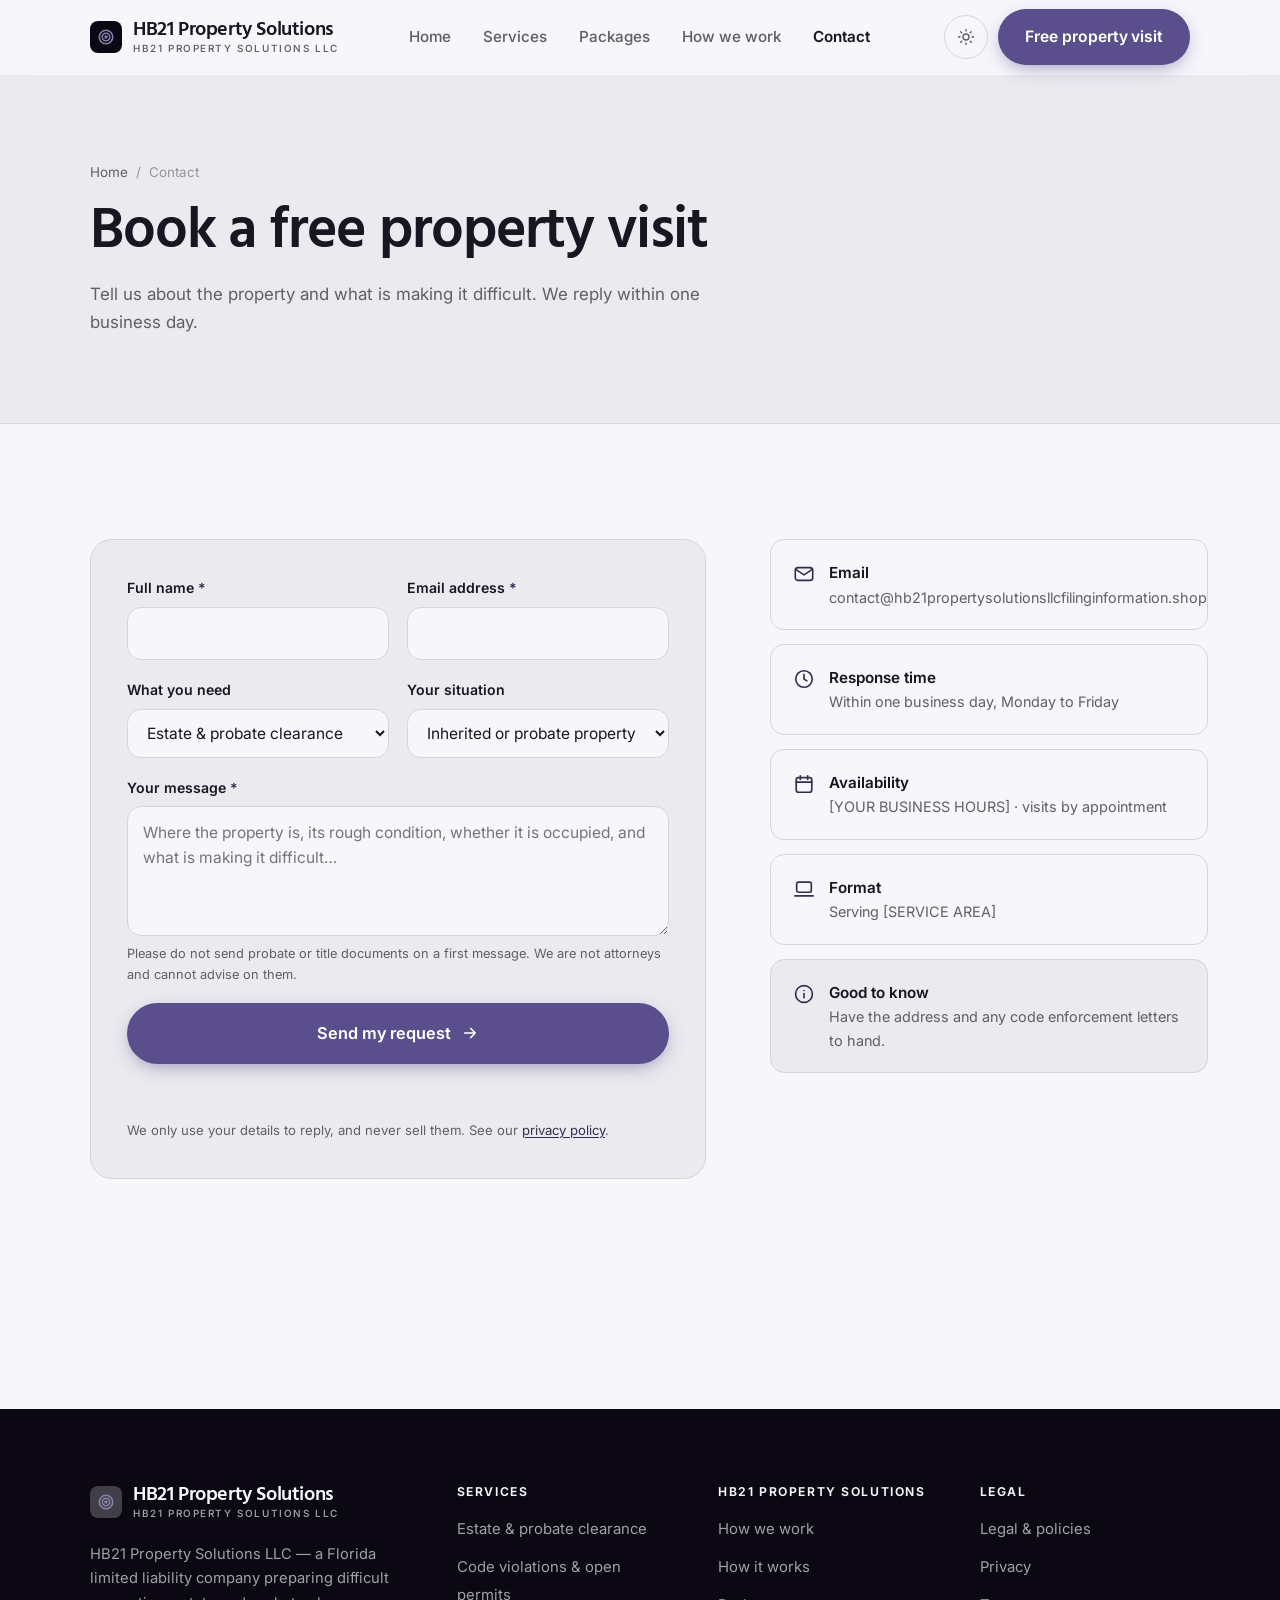
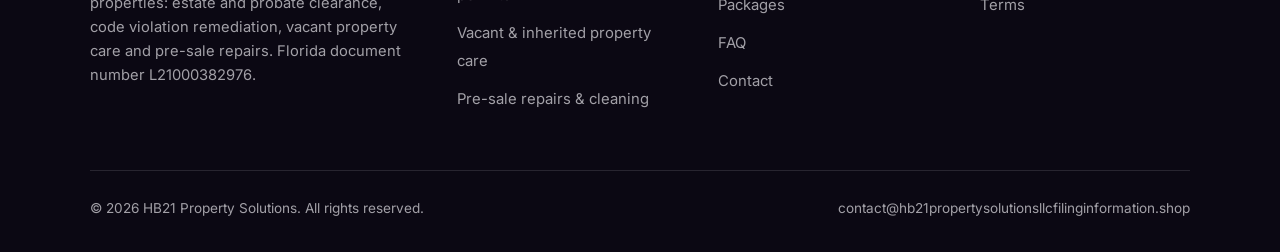
<file: contact.html>
<!DOCTYPE html>
<html lang="en" class="no-js">
<head>
<meta charset="utf-8">
<meta name="viewport" content="width=device-width, initial-scale=1">
<title>Contact — HB21 Property Solutions</title>
<meta name="description" content="Contact HB21 Property Solutions LLC. We reply within one business day.">
<link rel="canonical" href="https://hb21propertysolutionsllcfilinginformation.shop/contact.html">

<meta property="og:type" content="website">
<meta property="og:url" content="https://hb21propertysolutionsllcfilinginformation.shop/contact.html">
<meta property="og:site_name" content="HB21 Property Solutions">
<meta property="og:locale" content="en_US">
<meta property="og:title" content="Contact — HB21 Property Solutions">
<meta property="og:description" content="Contact HB21 Property Solutions LLC. We reply within one business day.">
<meta name="theme-color" content="#0b0813">

<link rel="icon" href="assets/img/favicon.svg" type="image/svg+xml">
<link rel="preconnect" href="https://fonts.googleapis.com">
<link rel="preconnect" href="https://fonts.gstatic.com" crossorigin>
<link rel="stylesheet" href="https://fonts.googleapis.com/css2?family=Hind:wght@400;500;600;700&family=Inter:wght@400..700&display=swap">
<link rel="stylesheet" href="assets/css/style.css">

<!-- Thème appliqué avant le premier rendu (évite le flash) -->
<script>
document.documentElement.classList.remove('no-js');
(function(){try{var t=localStorage.getItem('site-theme');if(t){document.documentElement.setAttribute('data-theme',t);}}catch(e){}})();
</script>
</head>

<body>
<a class="skip-link" href="#main">Skip to main content</a>

<header class="site-header">
  <nav class="wrap nav" aria-label="Main navigation">
    <a class="brand" href="index.html">
      <svg class="brand__mark" viewBox="0 0 64 64" aria-hidden="true">
        <rect class="bm-bg" width="64" height="64" rx="16"/>
        <g class="bm-ic" transform="translate(14 14) scale(1.5)" fill="none" stroke-width="2.1" stroke-linecap="round" stroke-linejoin="round"><circle cx="12" cy="12" r="9"/><circle cx="12" cy="12" r="5"/><circle cx="12" cy="12" r="1.2" fill="currentColor"/></g>
      </svg>
      <span>HB21 Property Solutions<span class="brand__sub">HB21 Property Solutions LLC</span></span>
    </a>

    <ul class="nav__links" id="nav-links">
      <li><a href="index.html">Home</a></li>
      <li><a href="programs.html">Services</a></li>
      <li><a href="index.html#pricing">Packages</a></li>
      <li><a href="about.html">How we work</a></li>
      <li><a href="contact.html" aria-current="page">Contact</a></li>
      <li><a class="btn btn--primary" href="contact.html">Free property visit</a></li>
    </ul>

    <div class="nav__cta">
      <button class="theme-toggle" type="button" aria-label="Switch to dark theme">
        <svg class="icon-sun" viewBox="0 0 24 24" fill="none" stroke="currentColor" stroke-width="1.8" stroke-linecap="round" aria-hidden="true"><circle cx="12" cy="12" r="4"/><path d="M12 2v2m0 16v2M2 12h2m16 0h2M4.9 4.9l1.4 1.4m11.4 11.4 1.4 1.4M19.1 4.9l-1.4 1.4M6.3 17.7l-1.4 1.4"/></svg>
        <svg class="icon-moon" viewBox="0 0 24 24" fill="none" stroke="currentColor" stroke-width="1.8" stroke-linecap="round" stroke-linejoin="round" aria-hidden="true"><path d="M21 12.8A9 9 0 1 1 11.2 3a7 7 0 0 0 9.8 9.8z"/></svg>
      </button>
      <a class="btn btn--primary" href="contact.html">Free property visit</a>
      <button class="nav__toggle" type="button" aria-expanded="false" aria-controls="nav-links" aria-label="Open menu">
        <svg class="icon-open" viewBox="0 0 24 24" fill="none" stroke="currentColor" stroke-width="2" stroke-linecap="round" aria-hidden="true"><path d="M3 6h18M3 12h18M3 18h18"/></svg>
        <svg class="icon-close" viewBox="0 0 24 24" fill="none" stroke="currentColor" stroke-width="2" stroke-linecap="round" aria-hidden="true"><path d="M6 6l12 12M18 6L6 18"/></svg>
      </button>
    </div>
  </nav>
</header>

<main id="main">

<section class="page-head">
  <div class="wrap">
    <nav class="breadcrumb" aria-label="Breadcrumb">
      <a href="index.html">Home</a><span>/</span><span aria-current="page">Contact</span>
    </nav>
    <h1>Book a free property visit</h1>
    <p>Tell us about the property and what is making it difficult. We reply within one business day.</p>
  </div>
</section>

<section class="section wrap">
  <div class="form-layout">

    <!--
      FORM: the action attribute holds a placeholder id. Create a free form at
      https://formspree.io and replace VOTRE_ID_FORMSPREE. Until then, the button
      opens the visitor's email app with a pre-filled message to contact@hb21propertysolutionsllcfilinginformation.shop.
    -->
    <form class="form" id="contact-form" action="https://formspree.io/f/VOTRE_ID_FORMSPREE" method="POST"
          data-email="contact@hb21propertysolutionsllcfilinginformation.shop" data-subject="Property enquiry"
          data-msg-mail="Your email app will open with the message ready to send." data-msg-sending="Sending…"
          data-msg-ok="Thanks! Your message is on its way. We reply within one business day." data-msg-err="Sending failed. Please email us directly at">
      <div class="form__row">
        <div class="field">
          <label for="nom">Full name <span class="req" aria-hidden="true">*</span></label>
          <input type="text" id="nom" name="nom" autocomplete="name" required>
        </div>
        <div class="field">
          <label for="email">Email address <span class="req" aria-hidden="true">*</span></label>
          <input type="email" id="email" name="email" autocomplete="email" required>
        </div>
      </div>

      <div class="form__row">
        <div class="field">
          <label for="programme">What you need</label>
          <select id="programme" name="programme">
            <option>Estate &amp; probate clearance</option>
            <option>Code violations &amp; open permits</option>
            <option>Vacant &amp; inherited property care</option>
            <option>Pre-sale repairs &amp; cleaning</option>
            <option>Not sure yet</option>
          </select>
        </div>
        <div class="field">
          <label for="niveau">Your situation</label>
          <select id="niveau" name="niveau">
            <option>Inherited or probate property</option>
            <option>Code violation or open permit</option>
            <option>Vacant property care</option>
            <option>Getting it ready to sell</option>
          </select>
        </div>
      </div>

      <div class="field">
        <label for="message">Your message <span class="req" aria-hidden="true">*</span></label>
        <textarea id="message" name="message" required placeholder="Where the property is, its rough condition, whether it is occupied, and what is making it difficult…"></textarea>
        <span class="field__hint">Please do not send probate or title documents on a first message. We are not attorneys and cannot advise on them.</span>
      </div>

      <!-- Bot trap: hidden from humans -->
      <div class="visually-hidden" aria-hidden="true">
        <label for="site-web">Leave this field empty</label>
        <input type="text" id="site-web" name="_gotcha" tabindex="-1" autocomplete="off">
      </div>

      <button class="btn btn--primary btn--lg" type="submit">Send my request <svg viewBox="0 0 24 24" fill="none" stroke="currentColor" stroke-width="2.2" stroke-linecap="round" stroke-linejoin="round" aria-hidden="true"><path d="M5 12h14M13 6l6 6-6 6"/></svg></button>

      <p id="form-status" class="form__status" role="status" aria-live="polite"></p>

      <p class="form__note">
        We only use your details to reply, and never sell them. See our <a href="legal.html#privacy">privacy policy</a>.
      </p>
    </form>

    <aside class="contact-aside">
      <div class="contact-card">
        <svg viewBox="0 0 24 24" fill="none" stroke="currentColor" stroke-width="1.8" stroke-linecap="round" stroke-linejoin="round" aria-hidden="true"><rect x="2.5" y="5" width="19" height="14" rx="3"/><path d="M3 7l9 6 9-6"/></svg>
        <div><b>Email</b><a href="mailto:contact@hb21propertysolutionsllcfilinginformation.shop">contact@hb21propertysolutionsllcfilinginformation.shop</a></div>
      </div>
      <div class="contact-card">
        <svg viewBox="0 0 24 24" fill="none" stroke="currentColor" stroke-width="1.8" stroke-linecap="round" stroke-linejoin="round" aria-hidden="true"><circle cx="12" cy="12" r="9"/><path d="M12 7v5l3.2 2"/></svg>
        <div><b>Response time</b><span>Within one business day, Monday to Friday</span></div>
      </div>
      <div class="contact-card">
        <svg viewBox="0 0 24 24" fill="none" stroke="currentColor" stroke-width="1.8" stroke-linecap="round" stroke-linejoin="round" aria-hidden="true"><rect x="3.5" y="5" width="17" height="16" rx="2.5"/><path d="M8 3v4M16 3v4M3.5 10h17"/></svg>
        <div><b>Availability</b><span>[YOUR BUSINESS HOURS] · visits by appointment</span></div>
      </div>
      <div class="contact-card">
        <svg viewBox="0 0 24 24" fill="none" stroke="currentColor" stroke-width="1.8" stroke-linecap="round" stroke-linejoin="round" aria-hidden="true"><rect x="4" y="4.5" width="16" height="11" rx="2"/><path d="M2 19.5h20"/></svg>
        <div><b>Format</b><span>Serving [SERVICE AREA]</span></div>
      </div>
      <div class="contact-card contact-card--soft">
        <svg viewBox="0 0 24 24" fill="none" stroke="currentColor" stroke-width="1.8" stroke-linecap="round" stroke-linejoin="round" aria-hidden="true"><circle cx="12" cy="12" r="9.2"/><path d="M12 16v-4.5M12 8.2v.1"/></svg>
        <div><b>Good to know</b><span>Have the address and any code enforcement letters to hand.</span></div>
      </div>
    </aside>

  </div>
</section>

</main>

<footer class="site-footer">
  <div class="wrap">
    <div class="footer__grid">
      <div class="footer__brand">
        <a class="brand" href="index.html">
          <svg class="brand__mark" viewBox="0 0 64 64" aria-hidden="true">
        <rect class="bm-bg" width="64" height="64" rx="16"/>
        <g class="bm-ic" transform="translate(14 14) scale(1.5)" fill="none" stroke-width="2.1" stroke-linecap="round" stroke-linejoin="round"><circle cx="12" cy="12" r="9"/><circle cx="12" cy="12" r="5"/><circle cx="12" cy="12" r="1.2" fill="currentColor"/></g>
      </svg>
          <span>HB21 Property Solutions<span class="brand__sub">HB21 Property Solutions LLC</span></span>
        </a>
        <p>HB21 Property Solutions LLC — a Florida limited liability company preparing difficult properties: estate and probate clearance, code violation remediation, vacant property care and pre-sale repairs. Florida document number L21000382976.</p>
      </div>

      <div class="footer__col">
        <h4>Services</h4>
        <ul>
          <li><a href="programs.html#clearance">Estate &amp; probate clearance</a></li>
          <li><a href="programs.html#code">Code violations &amp; open permits</a></li>
          <li><a href="programs.html#vacant">Vacant &amp; inherited property care</a></li>
          <li><a href="programs.html#presale">Pre-sale repairs &amp; cleaning</a></li>
        </ul>
      </div>

      <div class="footer__col">
        <h4>HB21 Property Solutions</h4>
        <ul>
          <li><a href="about.html">How we work</a></li>
          <li><a href="index.html#how-it-works">How it works</a></li>
          <li><a href="index.html#pricing">Packages</a></li>
          <li><a href="index.html#faq">FAQ</a></li>
          <li><a href="contact.html">Contact</a></li>
        </ul>
      </div>

      <div class="footer__col">
        <h4>Legal</h4>
        <ul>
          <li><a href="legal.html">Legal &amp; policies</a></li>
          <li><a href="legal.html#privacy">Privacy</a></li>
          <li><a href="legal.html#terms">Terms</a></li>
        </ul>
      </div>
    </div>

    <div class="footer__bottom">
      <p>© <span data-year>2026</span> HB21 Property Solutions. All rights reserved.</p>
      <p><a href="mailto:contact@hb21propertysolutionsllcfilinginformation.shop">contact@hb21propertysolutionsllcfilinginformation.shop</a></p>
    </div>
  </div>
</footer>

<script src="assets/js/main.js" defer></script>
</body>
</html>
</file>
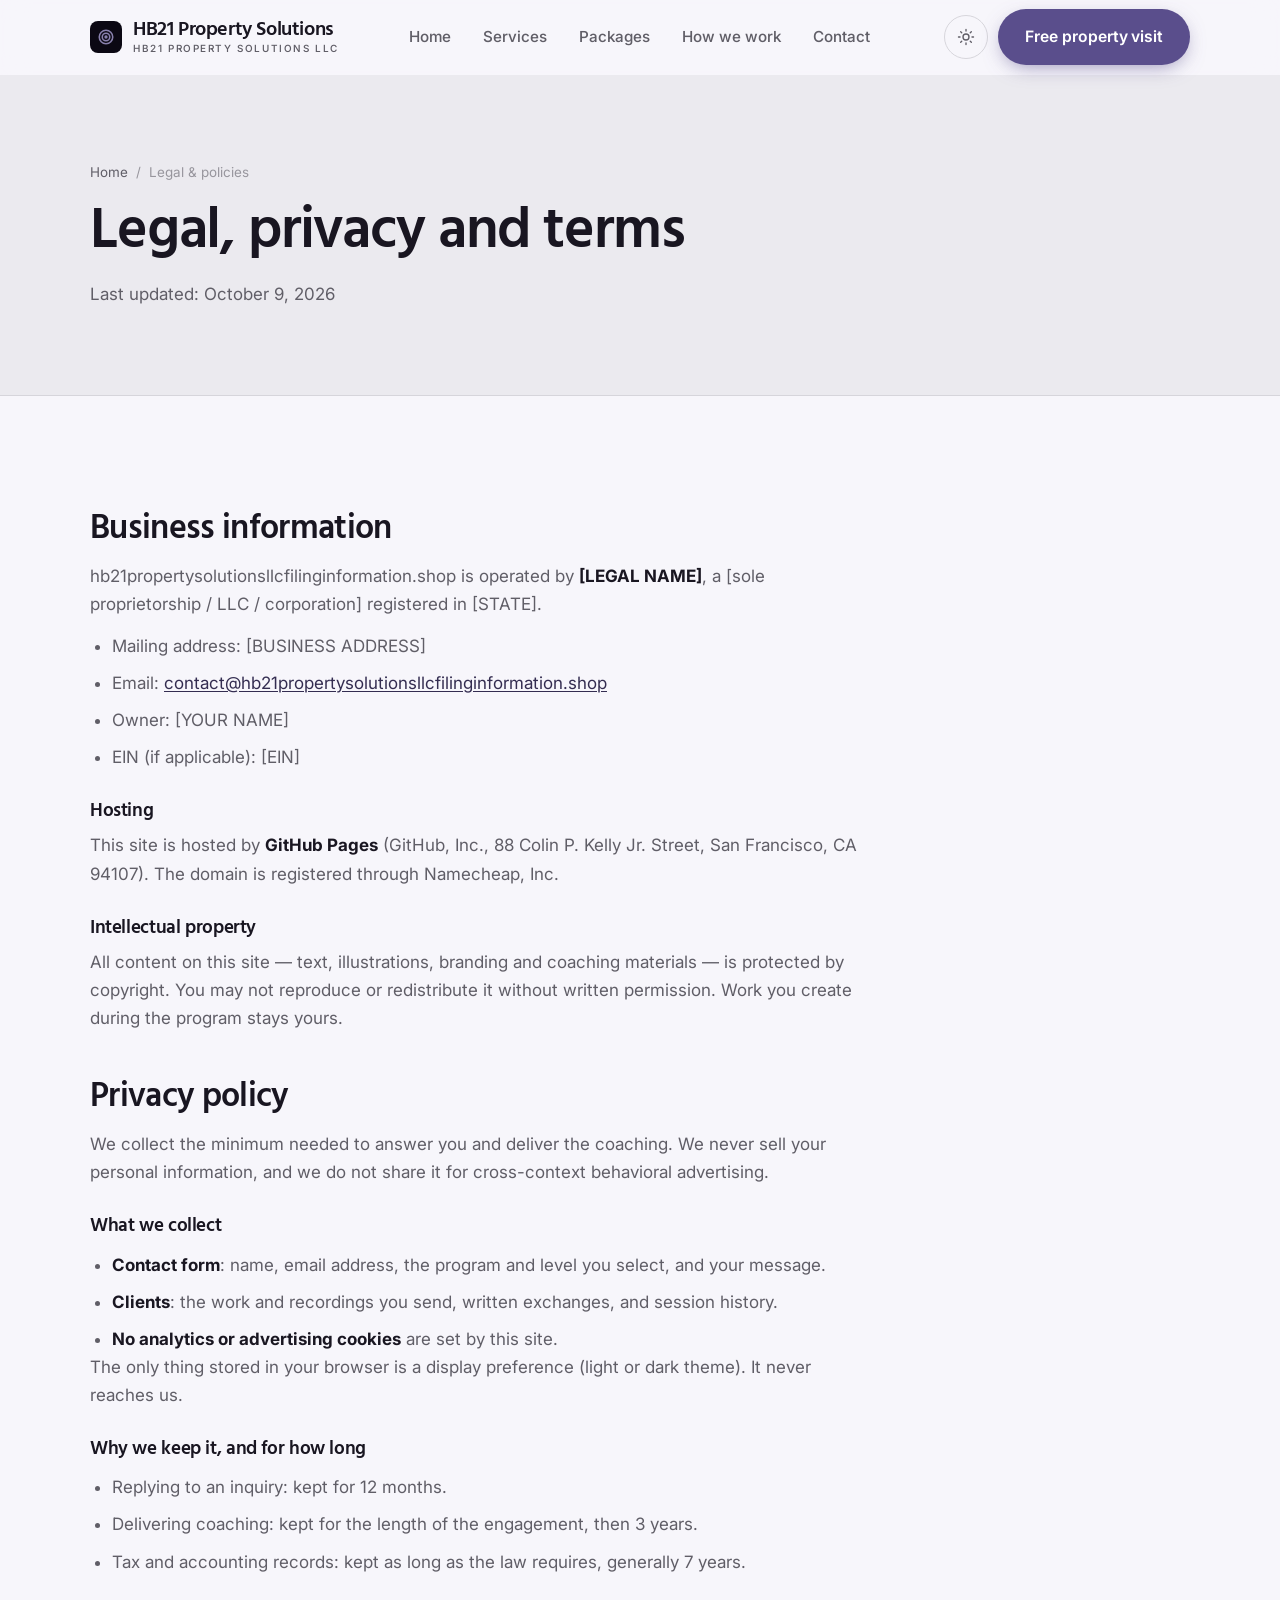
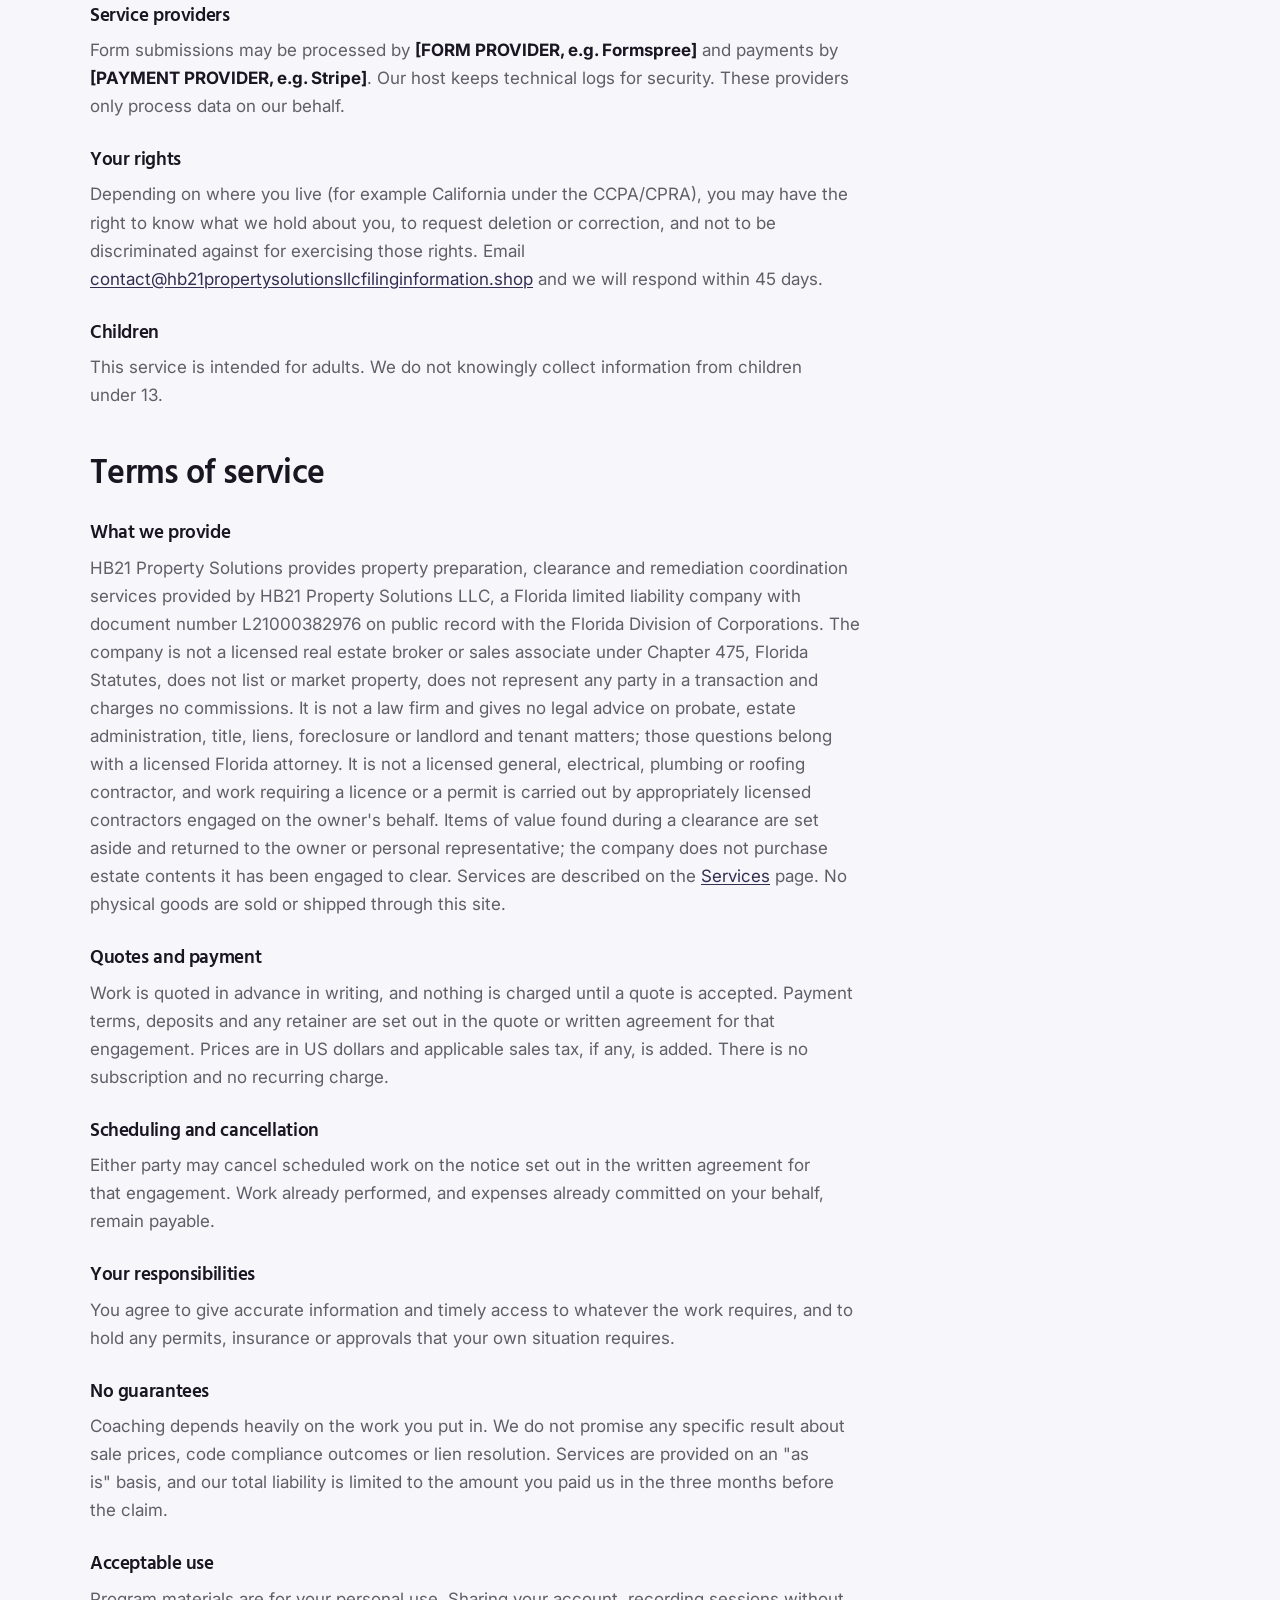
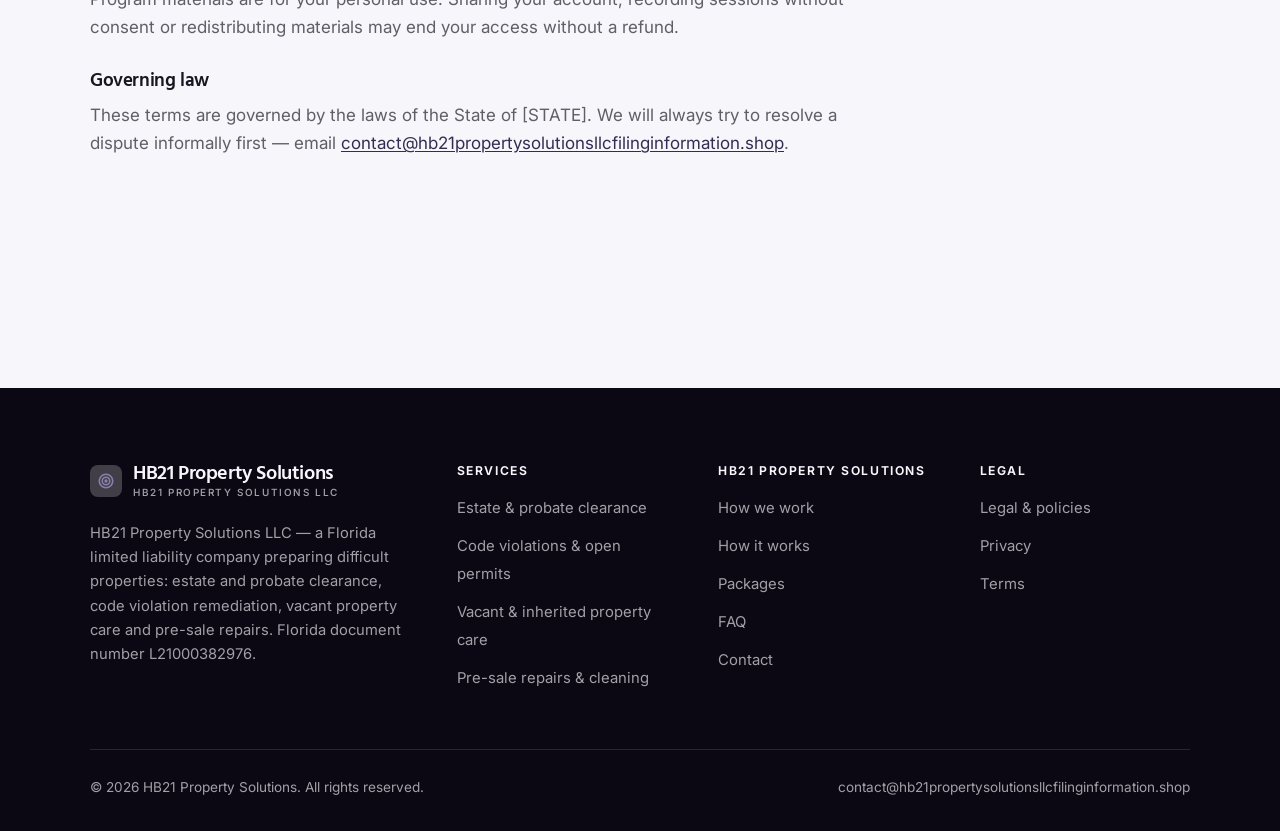
<file: legal.html>
<!DOCTYPE html>
<html lang="en" class="no-js">
<head>
<meta charset="utf-8">
<meta name="viewport" content="width=device-width, initial-scale=1">
<title>Legal, privacy and terms — HB21 Property Solutions</title>
<meta name="description" content="Business information, privacy policy and terms of service for HB21 Property Solutions.">
<meta name="robots" content="noindex">

<meta property="og:type" content="website">
<meta property="og:url" content="https://hb21propertysolutionsllcfilinginformation.shop/legal.html">
<meta property="og:site_name" content="HB21 Property Solutions">
<meta property="og:locale" content="en_US">
<meta property="og:title" content="Legal, privacy and terms — HB21 Property Solutions">
<meta property="og:description" content="Business information, privacy policy and terms of service for HB21 Property Solutions.">
<meta name="theme-color" content="#0b0813">

<link rel="icon" href="assets/img/favicon.svg" type="image/svg+xml">
<link rel="preconnect" href="https://fonts.googleapis.com">
<link rel="preconnect" href="https://fonts.gstatic.com" crossorigin>
<link rel="stylesheet" href="https://fonts.googleapis.com/css2?family=Hind:wght@400;500;600;700&family=Inter:wght@400..700&display=swap">
<link rel="stylesheet" href="assets/css/style.css">

<!-- Thème appliqué avant le premier rendu (évite le flash) -->
<script>
document.documentElement.classList.remove('no-js');
(function(){try{var t=localStorage.getItem('site-theme');if(t){document.documentElement.setAttribute('data-theme',t);}}catch(e){}})();
</script>
</head>

<body>
<a class="skip-link" href="#main">Skip to main content</a>

<header class="site-header">
  <nav class="wrap nav" aria-label="Main navigation">
    <a class="brand" href="index.html">
      <svg class="brand__mark" viewBox="0 0 64 64" aria-hidden="true">
        <rect class="bm-bg" width="64" height="64" rx="16"/>
        <g class="bm-ic" transform="translate(14 14) scale(1.5)" fill="none" stroke-width="2.1" stroke-linecap="round" stroke-linejoin="round"><circle cx="12" cy="12" r="9"/><circle cx="12" cy="12" r="5"/><circle cx="12" cy="12" r="1.2" fill="currentColor"/></g>
      </svg>
      <span>HB21 Property Solutions<span class="brand__sub">HB21 Property Solutions LLC</span></span>
    </a>

    <ul class="nav__links" id="nav-links">
      <li><a href="index.html">Home</a></li>
      <li><a href="programs.html">Services</a></li>
      <li><a href="index.html#pricing">Packages</a></li>
      <li><a href="about.html">How we work</a></li>
      <li><a href="contact.html">Contact</a></li>
      <li><a class="btn btn--primary" href="contact.html">Free property visit</a></li>
    </ul>

    <div class="nav__cta">
      <button class="theme-toggle" type="button" aria-label="Switch to dark theme">
        <svg class="icon-sun" viewBox="0 0 24 24" fill="none" stroke="currentColor" stroke-width="1.8" stroke-linecap="round" aria-hidden="true"><circle cx="12" cy="12" r="4"/><path d="M12 2v2m0 16v2M2 12h2m16 0h2M4.9 4.9l1.4 1.4m11.4 11.4 1.4 1.4M19.1 4.9l-1.4 1.4M6.3 17.7l-1.4 1.4"/></svg>
        <svg class="icon-moon" viewBox="0 0 24 24" fill="none" stroke="currentColor" stroke-width="1.8" stroke-linecap="round" stroke-linejoin="round" aria-hidden="true"><path d="M21 12.8A9 9 0 1 1 11.2 3a7 7 0 0 0 9.8 9.8z"/></svg>
      </button>
      <a class="btn btn--primary" href="contact.html">Free property visit</a>
      <button class="nav__toggle" type="button" aria-expanded="false" aria-controls="nav-links" aria-label="Open menu">
        <svg class="icon-open" viewBox="0 0 24 24" fill="none" stroke="currentColor" stroke-width="2" stroke-linecap="round" aria-hidden="true"><path d="M3 6h18M3 12h18M3 18h18"/></svg>
        <svg class="icon-close" viewBox="0 0 24 24" fill="none" stroke="currentColor" stroke-width="2" stroke-linecap="round" aria-hidden="true"><path d="M6 6l12 12M18 6L6 18"/></svg>
      </button>
    </div>
  </nav>
</header>

<main id="main">

<section class="page-head">
  <div class="wrap">
    <nav class="breadcrumb" aria-label="Breadcrumb">
      <a href="index.html">Home</a><span>/</span><span aria-current="page">Legal &amp; policies</span>
    </nav>
    <h1>Legal, privacy and terms</h1>
    <p>Last updated: <time datetime="2026-10-09">October 9, 2026</time></p>
  </div>
</section>

<section class="section wrap">
  <div class="prose">

    <!--
      TO DO: this is a skeleton, not legal advice. Replace every [BRACKET] with
      your real details before selling, and have a lawyer review it if you can.
      Consumer protection rules differ by state.
    -->

    <h2 id="business">Business information</h2>
    <p>
      hb21propertysolutionsllcfilinginformation.shop is operated by <strong>[LEGAL NAME]</strong>, a [sole proprietorship / LLC / corporation]
      registered in [STATE].
    </p>
    <ul>
      <li>Mailing address: [BUSINESS ADDRESS]</li>
      <li>Email: <a href="mailto:contact@hb21propertysolutionsllcfilinginformation.shop">contact@hb21propertysolutionsllcfilinginformation.shop</a></li>
      <li>Owner: [YOUR NAME]</li>
      <li>EIN (if applicable): [EIN]</li>
    </ul>

    <h3>Hosting</h3>
    <p>
      This site is hosted by <strong>GitHub Pages</strong> (GitHub, Inc., 88 Colin P. Kelly Jr. Street,
      San Francisco, CA 94107). The domain is registered through Namecheap, Inc.
    </p>

    <h3>Intellectual property</h3>
    <p>
      All content on this site — text, illustrations, branding and coaching materials — is protected by
      copyright. You may not reproduce or redistribute it without written permission. Work you create during
      the program stays yours.
    </p>

    <h2 id="privacy">Privacy policy</h2>
    <p>
      We collect the minimum needed to answer you and deliver the coaching. We never sell your personal
      information, and we do not share it for cross-context behavioral advertising.
    </p>
    <h3>What we collect</h3>
    <ul>
      <li><strong>Contact form</strong>: name, email address, the program and level you select, and your message.</li>
      <li><strong>Clients</strong>: the work and recordings you send, written exchanges, and session history.</li>
      <li><strong>No analytics or advertising cookies</strong> are set by this site.</li>
    </ul>
    <p>
      The only thing stored in your browser is a display preference (light or dark theme). It never reaches us.
    </p>
    <h3>Why we keep it, and for how long</h3>
    <ul>
      <li>Replying to an inquiry: kept for 12 months.</li>
      <li>Delivering coaching: kept for the length of the engagement, then 3 years.</li>
      <li>Tax and accounting records: kept as long as the law requires, generally 7 years.</li>
    </ul>
    <h3>Service providers</h3>
    <p>
      Form submissions may be processed by <strong>[FORM PROVIDER, e.g. Formspree]</strong> and payments by
      <strong>[PAYMENT PROVIDER, e.g. Stripe]</strong>. Our host keeps technical logs for security. These
      providers only process data on our behalf.
    </p>
    <h3>Your rights</h3>
    <p>
      Depending on where you live (for example California under the CCPA/CPRA), you may have the right to
      know what we hold about you, to request deletion or correction, and not to be discriminated against for
      exercising those rights. Email <a href="mailto:contact@hb21propertysolutionsllcfilinginformation.shop">contact@hb21propertysolutionsllcfilinginformation.shop</a> and we will respond within 45 days.
    </p>
    <h3>Children</h3>
    <p>
      This service is intended for adults. We do not knowingly collect information from children under 13.
    </p>

    <h2 id="terms">Terms of service</h2>
    <h3>What we provide</h3>
    <p>
      HB21 Property Solutions provides property preparation, clearance and remediation coordination services provided by HB21 Property Solutions LLC, a Florida limited liability company with document number L21000382976 on public record with the Florida Division of Corporations. The company is not a licensed real estate broker or sales associate under Chapter 475, Florida Statutes, does not list or market property, does not represent any party in a transaction and charges no commissions. It is not a law firm and gives no legal advice on probate, estate administration, title, liens, foreclosure or landlord and tenant matters; those questions belong with a licensed Florida attorney. It is not a licensed general, electrical, plumbing or roofing contractor, and work requiring a licence or a permit is carried out by appropriately licensed contractors engaged on the owner's behalf. Items of value found during a clearance are set aside and returned to the owner or personal representative; the company does not purchase estate contents it has been engaged to clear. Services are described on the
      <a href="programs.html">Services</a> page. No physical goods are sold or shipped through this site.
    </p>
    <h3>Quotes and payment</h3>
    <p>
      Work is quoted in advance in writing, and nothing is charged until a quote is accepted. Payment terms,
      deposits and any retainer are set out in the quote or written agreement for that engagement. Prices are in
      US dollars and applicable sales tax, if any, is added. There is no subscription and no recurring charge.
    </p>
    <h3>Scheduling and cancellation</h3>
    <p>
      Either party may cancel scheduled work on the notice set out in the written agreement for that engagement.
      Work already performed, and expenses already committed on your behalf, remain payable.
    </p>
    <h3>Your responsibilities</h3>
    <p>
      You agree to give accurate information and timely access to whatever the work requires, and to hold any
      permits, insurance or approvals that your own situation requires.
    </p>

    <h3>No guarantees</h3>
    <p>
      Coaching depends heavily on the work you put in. We do not promise any specific result
      about sale prices, code compliance outcomes or lien resolution. Services are provided on an "as is" basis, and our total
      liability is limited to the amount you paid us in the three months before the claim.
    </p>
    <h3>Acceptable use</h3>
    <p>
      Program materials are for your personal use. Sharing your account, recording sessions without consent
      or redistributing materials may end your access without a refund.
    </p>
    <h3>Governing law</h3>
    <p>
      These terms are governed by the laws of the State of [STATE]. We will always try to resolve a dispute
      informally first — email <a href="mailto:contact@hb21propertysolutionsllcfilinginformation.shop">contact@hb21propertysolutionsllcfilinginformation.shop</a>.
    </p>

  </div>
</section>

</main>

<footer class="site-footer">
  <div class="wrap">
    <div class="footer__grid">
      <div class="footer__brand">
        <a class="brand" href="index.html">
          <svg class="brand__mark" viewBox="0 0 64 64" aria-hidden="true">
        <rect class="bm-bg" width="64" height="64" rx="16"/>
        <g class="bm-ic" transform="translate(14 14) scale(1.5)" fill="none" stroke-width="2.1" stroke-linecap="round" stroke-linejoin="round"><circle cx="12" cy="12" r="9"/><circle cx="12" cy="12" r="5"/><circle cx="12" cy="12" r="1.2" fill="currentColor"/></g>
      </svg>
          <span>HB21 Property Solutions<span class="brand__sub">HB21 Property Solutions LLC</span></span>
        </a>
        <p>HB21 Property Solutions LLC — a Florida limited liability company preparing difficult properties: estate and probate clearance, code violation remediation, vacant property care and pre-sale repairs. Florida document number L21000382976.</p>
      </div>

      <div class="footer__col">
        <h4>Services</h4>
        <ul>
          <li><a href="programs.html#clearance">Estate &amp; probate clearance</a></li>
          <li><a href="programs.html#code">Code violations &amp; open permits</a></li>
          <li><a href="programs.html#vacant">Vacant &amp; inherited property care</a></li>
          <li><a href="programs.html#presale">Pre-sale repairs &amp; cleaning</a></li>
        </ul>
      </div>

      <div class="footer__col">
        <h4>HB21 Property Solutions</h4>
        <ul>
          <li><a href="about.html">How we work</a></li>
          <li><a href="index.html#how-it-works">How it works</a></li>
          <li><a href="index.html#pricing">Packages</a></li>
          <li><a href="index.html#faq">FAQ</a></li>
          <li><a href="contact.html">Contact</a></li>
        </ul>
      </div>

      <div class="footer__col">
        <h4>Legal</h4>
        <ul>
          <li><a href="legal.html">Legal &amp; policies</a></li>
          <li><a href="legal.html#privacy">Privacy</a></li>
          <li><a href="legal.html#terms">Terms</a></li>
        </ul>
      </div>
    </div>

    <div class="footer__bottom">
      <p>© <span data-year>2026</span> HB21 Property Solutions. All rights reserved.</p>
      <p><a href="mailto:contact@hb21propertysolutionsllcfilinginformation.shop">contact@hb21propertysolutionsllcfilinginformation.shop</a></p>
    </div>
  </div>
</footer>

<script src="assets/js/main.js" defer></script>
</body>
</html>
</file>
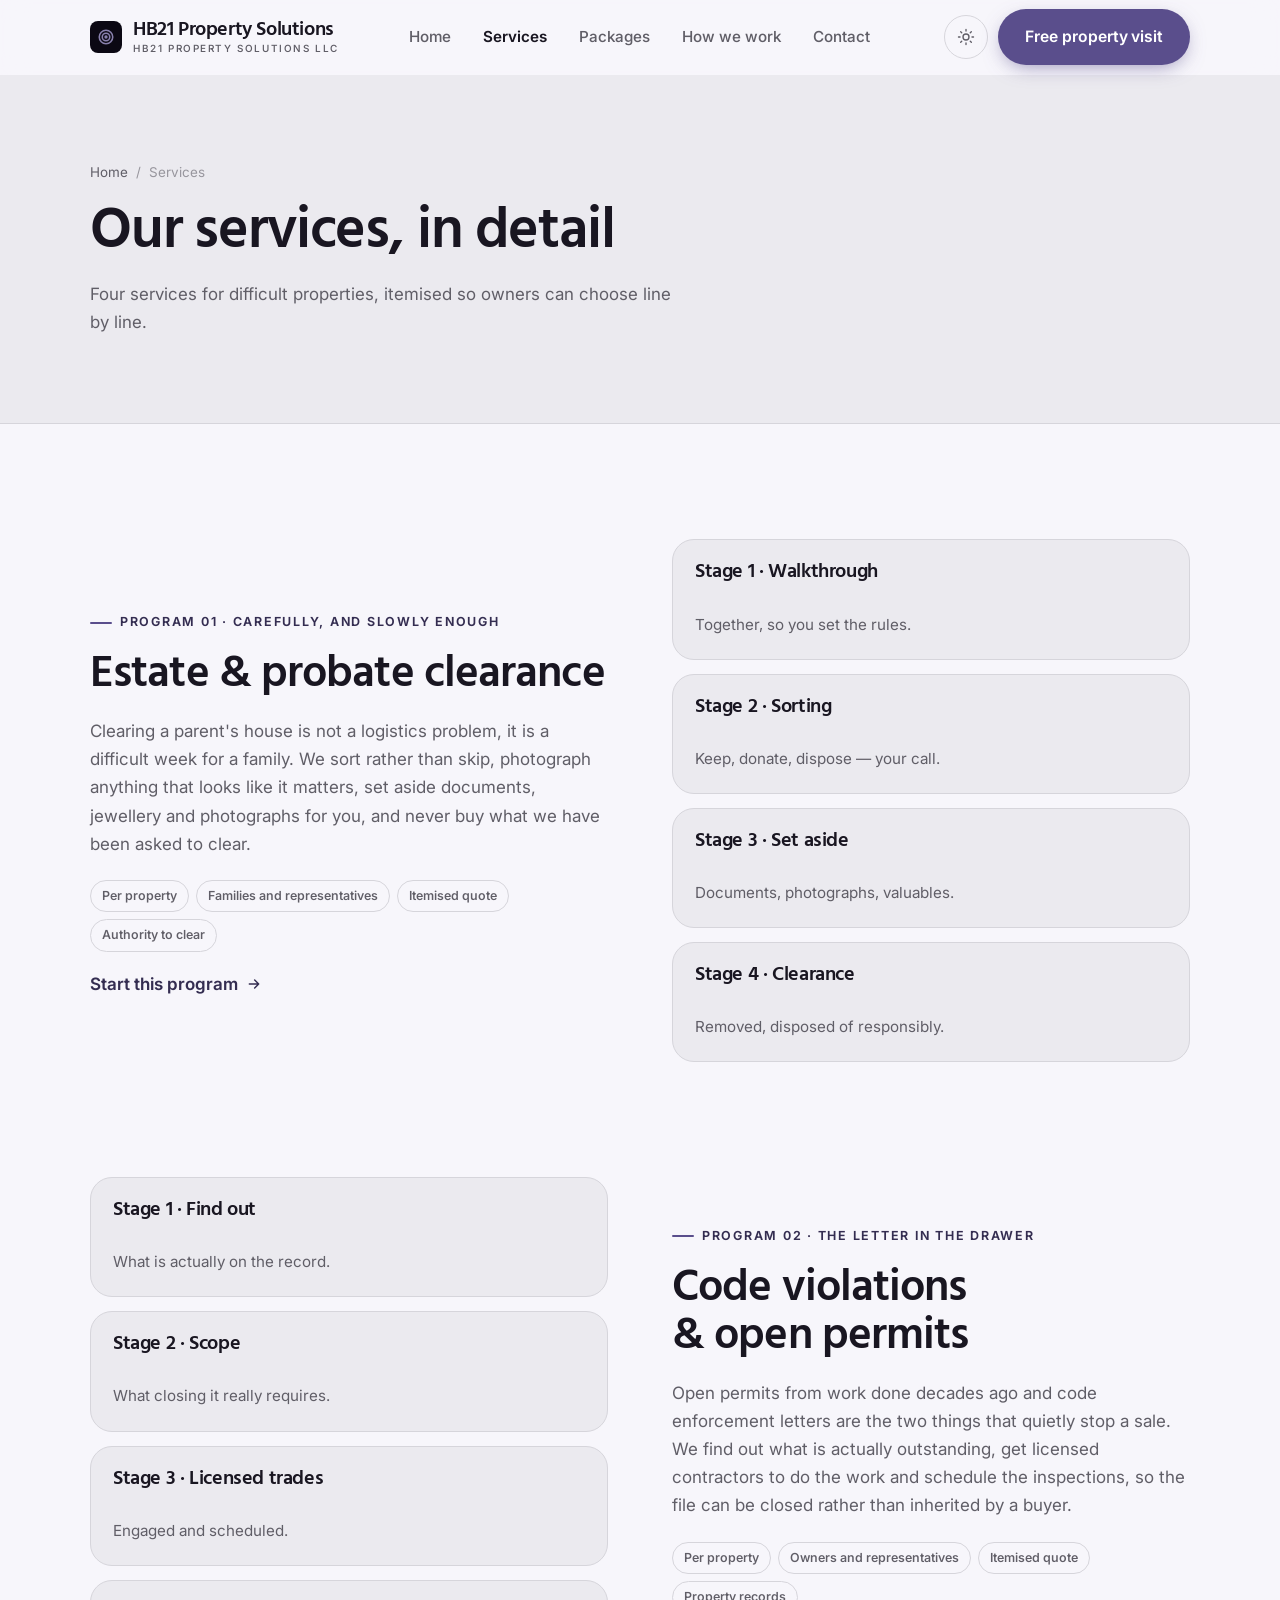
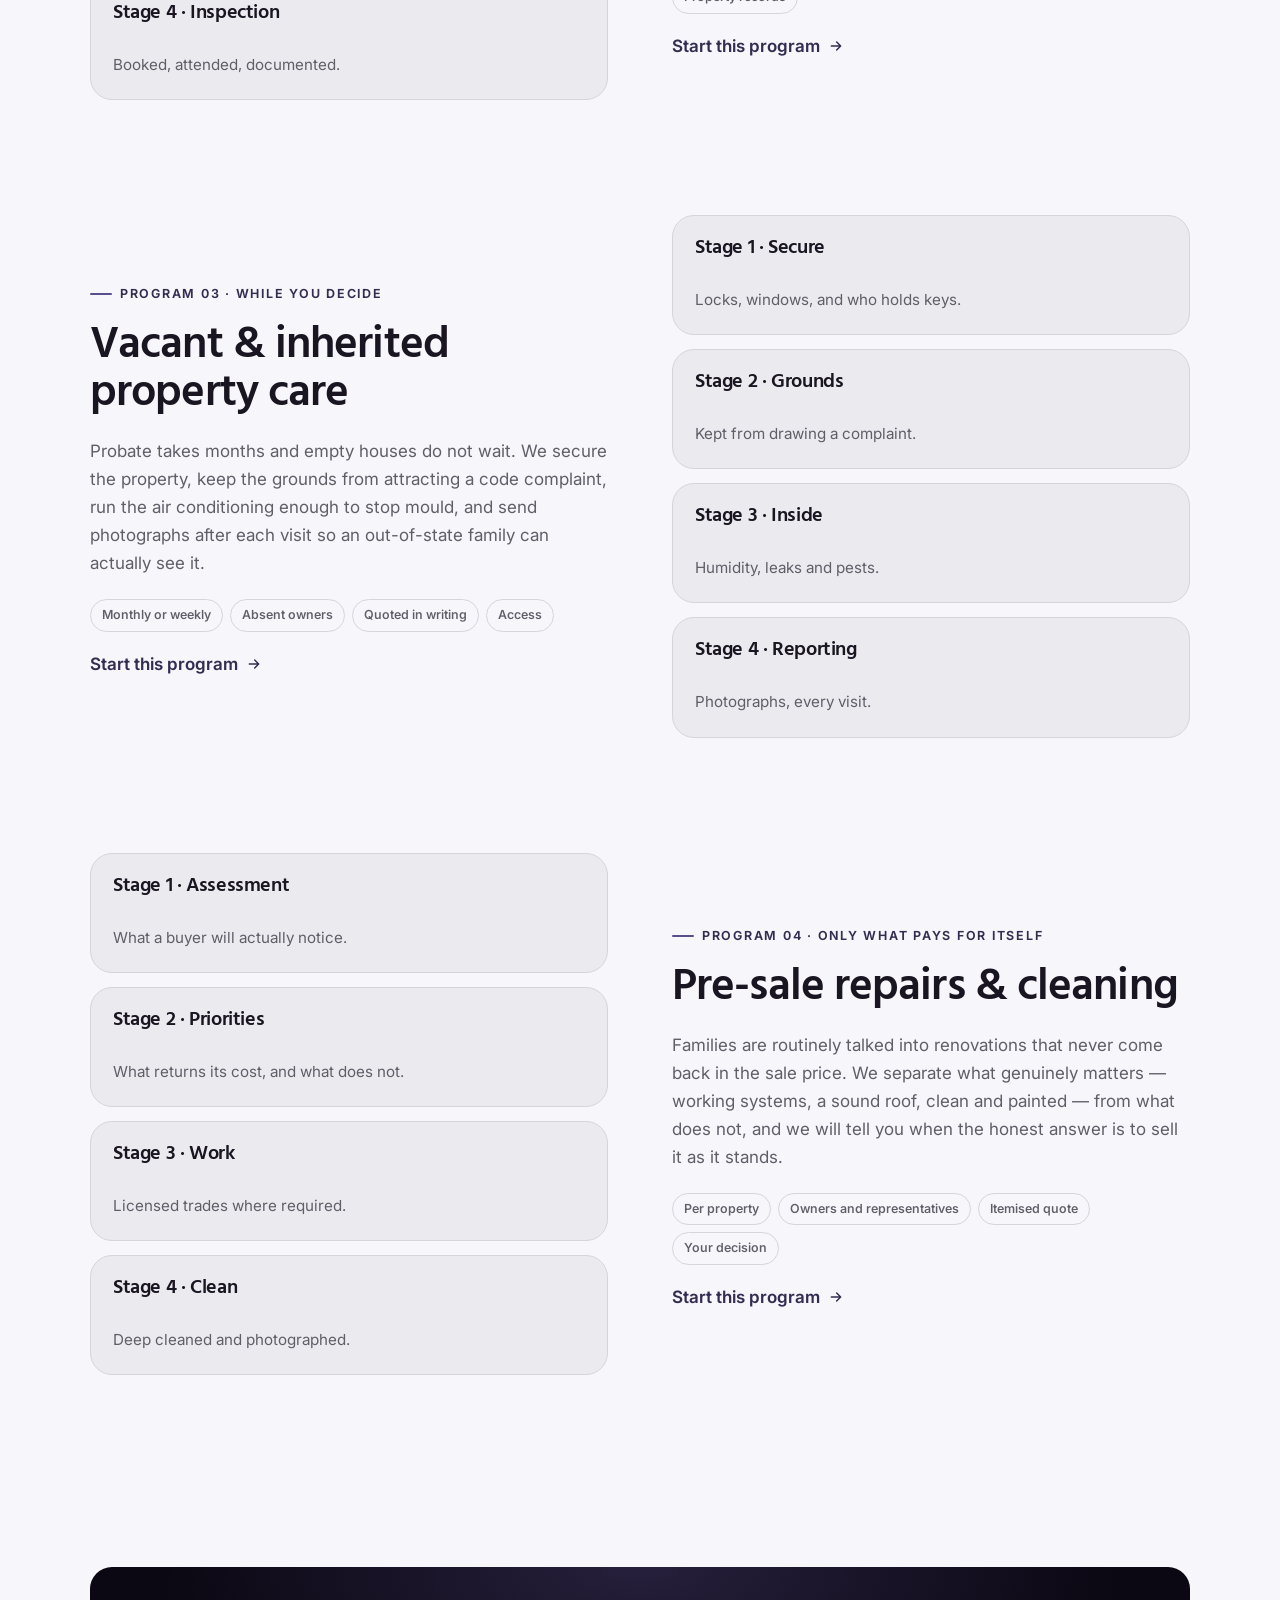
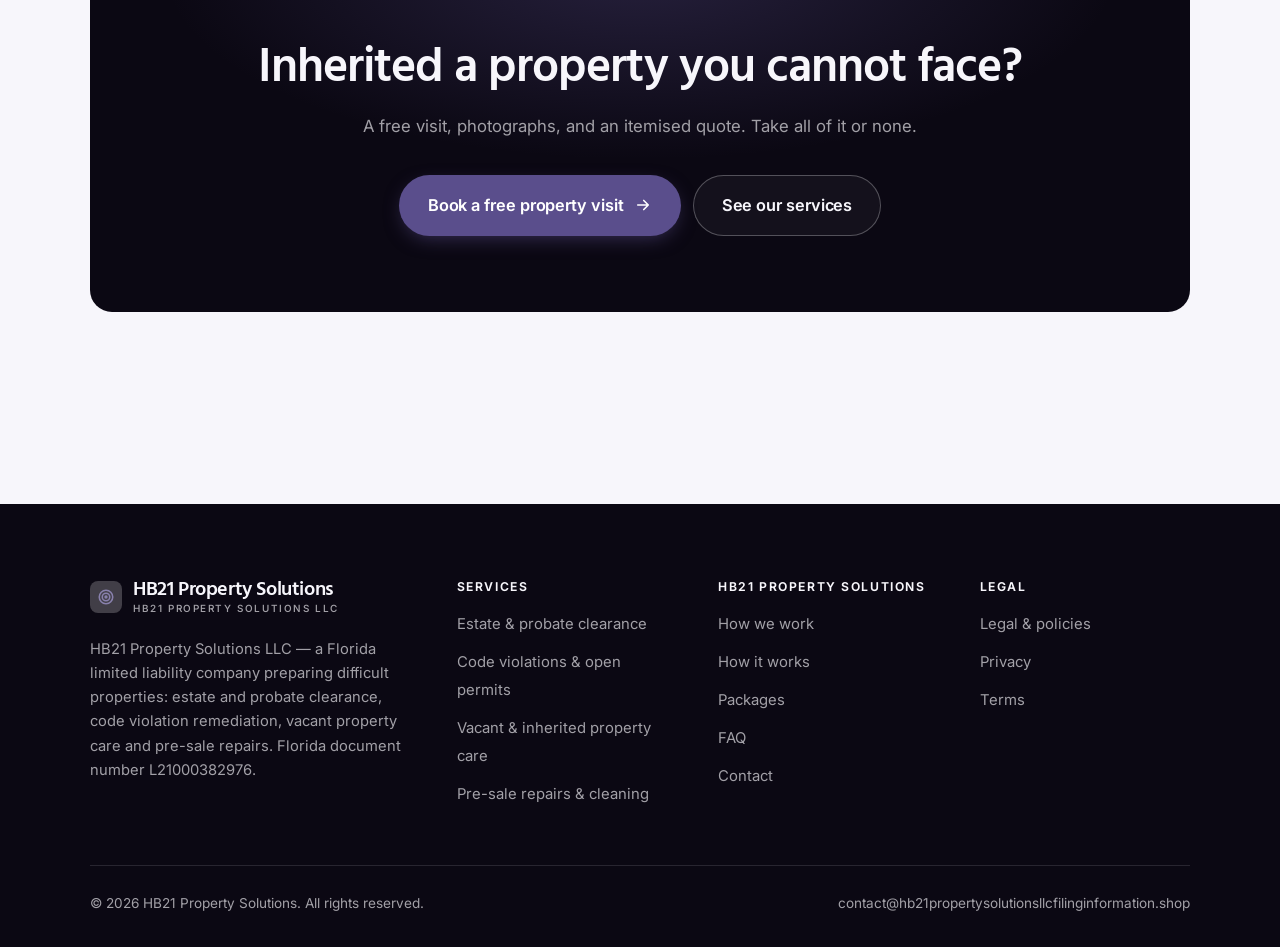
<file: programs.html>
<!DOCTYPE html>
<html lang="en" class="no-js">
<head>
<meta charset="utf-8">
<meta name="viewport" content="width=device-width, initial-scale=1">
<title>Services — HB21 Property Solutions</title>
<meta name="description" content="Services of HB21 Property Solutions LLC: estate and probate clearance, code violations and open permits, vacant property care, and pre-sale repairs.">
<link rel="canonical" href="https://hb21propertysolutionsllcfilinginformation.shop/programs.html">

<meta property="og:type" content="website">
<meta property="og:url" content="https://hb21propertysolutionsllcfilinginformation.shop/programs.html">
<meta property="og:site_name" content="HB21 Property Solutions">
<meta property="og:locale" content="en_US">
<meta property="og:title" content="Services — HB21 Property Solutions">
<meta property="og:description" content="Services of HB21 Property Solutions LLC: estate and probate clearance, code violations and open permits, vacant property care, and pre-sale repairs.">
<meta name="theme-color" content="#0b0813">

<link rel="icon" href="assets/img/favicon.svg" type="image/svg+xml">
<link rel="preconnect" href="https://fonts.googleapis.com">
<link rel="preconnect" href="https://fonts.gstatic.com" crossorigin>
<link rel="stylesheet" href="https://fonts.googleapis.com/css2?family=Hind:wght@400;500;600;700&family=Inter:wght@400..700&display=swap">
<link rel="stylesheet" href="assets/css/style.css">

<!-- Thème appliqué avant le premier rendu (évite le flash) -->
<script>
document.documentElement.classList.remove('no-js');
(function(){try{var t=localStorage.getItem('site-theme');if(t){document.documentElement.setAttribute('data-theme',t);}}catch(e){}})();
</script>
</head>

<body>
<a class="skip-link" href="#main">Skip to main content</a>

<header class="site-header">
  <nav class="wrap nav" aria-label="Main navigation">
    <a class="brand" href="index.html">
      <svg class="brand__mark" viewBox="0 0 64 64" aria-hidden="true">
        <rect class="bm-bg" width="64" height="64" rx="16"/>
        <g class="bm-ic" transform="translate(14 14) scale(1.5)" fill="none" stroke-width="2.1" stroke-linecap="round" stroke-linejoin="round"><circle cx="12" cy="12" r="9"/><circle cx="12" cy="12" r="5"/><circle cx="12" cy="12" r="1.2" fill="currentColor"/></g>
      </svg>
      <span>HB21 Property Solutions<span class="brand__sub">HB21 Property Solutions LLC</span></span>
    </a>

    <ul class="nav__links" id="nav-links">
      <li><a href="index.html">Home</a></li>
      <li><a href="programs.html" aria-current="page">Services</a></li>
      <li><a href="index.html#pricing">Packages</a></li>
      <li><a href="about.html">How we work</a></li>
      <li><a href="contact.html">Contact</a></li>
      <li><a class="btn btn--primary" href="contact.html">Free property visit</a></li>
    </ul>

    <div class="nav__cta">
      <button class="theme-toggle" type="button" aria-label="Switch to dark theme">
        <svg class="icon-sun" viewBox="0 0 24 24" fill="none" stroke="currentColor" stroke-width="1.8" stroke-linecap="round" aria-hidden="true"><circle cx="12" cy="12" r="4"/><path d="M12 2v2m0 16v2M2 12h2m16 0h2M4.9 4.9l1.4 1.4m11.4 11.4 1.4 1.4M19.1 4.9l-1.4 1.4M6.3 17.7l-1.4 1.4"/></svg>
        <svg class="icon-moon" viewBox="0 0 24 24" fill="none" stroke="currentColor" stroke-width="1.8" stroke-linecap="round" stroke-linejoin="round" aria-hidden="true"><path d="M21 12.8A9 9 0 1 1 11.2 3a7 7 0 0 0 9.8 9.8z"/></svg>
      </button>
      <a class="btn btn--primary" href="contact.html">Free property visit</a>
      <button class="nav__toggle" type="button" aria-expanded="false" aria-controls="nav-links" aria-label="Open menu">
        <svg class="icon-open" viewBox="0 0 24 24" fill="none" stroke="currentColor" stroke-width="2" stroke-linecap="round" aria-hidden="true"><path d="M3 6h18M3 12h18M3 18h18"/></svg>
        <svg class="icon-close" viewBox="0 0 24 24" fill="none" stroke="currentColor" stroke-width="2" stroke-linecap="round" aria-hidden="true"><path d="M6 6l12 12M18 6L6 18"/></svg>
      </button>
    </div>
  </nav>
</header>

<main id="main">

<section class="page-head">
  <div class="wrap">
    <nav class="breadcrumb" aria-label="Breadcrumb">
      <a href="index.html">Home</a><span>/</span><span aria-current="page">Services</span>
    </nav>
    <h1>Our services, in detail</h1>
    <p>Four services for difficult properties, itemised so owners can choose line by line.</p>
  </div>
</section>

<section class="section wrap" id="clearance">
  <div class="split reveal">
    <div>
      <span class="eyebrow">Program 01 · Carefully, and slowly enough</span>
      <h2>Estate &amp; probate clearance</h2>
      <p>Clearing a parent's house is not a logistics problem, it is a difficult week for a family. We sort rather than skip, photograph anything that looks like it matters, set aside documents, jewellery and photographs for you, and never buy what we have been asked to clear.</p>
      <ul class="tags"><li>Per property</li><li>Families and representatives</li><li>Itemised quote</li><li>Authority to clear</li></ul>
      <p><a class="arrow-link" href="contact.html">Start this program <svg viewBox="0 0 24 24" fill="none" stroke="currentColor" stroke-width="2.2" stroke-linecap="round" stroke-linejoin="round" aria-hidden="true"><path d="M5 12h14M13 6l6 6-6 6"/></svg></a></p>
    </div>
    <div class="grid grid--2 grid--tight">
      <article class="card card--sm">
        <h3>Stage 1 · Walkthrough</h3>
        <p>Together, so you set the rules.</p>
      </article>
      <article class="card card--sm">
        <h3>Stage 2 · Sorting</h3>
        <p>Keep, donate, dispose — your call.</p>
      </article>
      <article class="card card--sm">
        <h3>Stage 3 · Set aside</h3>
        <p>Documents, photographs, valuables.</p>
      </article>
      <article class="card card--sm">
        <h3>Stage 4 · Clearance</h3>
        <p>Removed, disposed of responsibly.</p>
      </article>
    </div>
  </div>
</section>

<section class="section section--flush wrap" id="code">
  <div class="split reveal">
    <div class="grid grid--2 grid--tight">
      <article class="card card--sm">
        <h3>Stage 1 · Find out</h3>
        <p>What is actually on the record.</p>
      </article>
      <article class="card card--sm">
        <h3>Stage 2 · Scope</h3>
        <p>What closing it really requires.</p>
      </article>
      <article class="card card--sm">
        <h3>Stage 3 · Licensed trades</h3>
        <p>Engaged and scheduled.</p>
      </article>
      <article class="card card--sm">
        <h3>Stage 4 · Inspection</h3>
        <p>Booked, attended, documented.</p>
      </article>
    </div>
    <div>
      <span class="eyebrow">Program 02 · The letter in the drawer</span>
      <h2>Code violations &amp; open permits</h2>
      <p>Open permits from work done decades ago and code enforcement letters are the two things that quietly stop a sale. We find out what is actually outstanding, get licensed contractors to do the work and schedule the inspections, so the file can be closed rather than inherited by a buyer.</p>
      <ul class="tags"><li>Per property</li><li>Owners and representatives</li><li>Itemised quote</li><li>Property records</li></ul>
      <p><a class="arrow-link" href="contact.html">Start this program <svg viewBox="0 0 24 24" fill="none" stroke="currentColor" stroke-width="2.2" stroke-linecap="round" stroke-linejoin="round" aria-hidden="true"><path d="M5 12h14M13 6l6 6-6 6"/></svg></a></p>
    </div>
  </div>
</section>

<section class="section section--flush wrap" id="vacant">
  <div class="split reveal">
    <div>
      <span class="eyebrow">Program 03 · While you decide</span>
      <h2>Vacant &amp; inherited property care</h2>
      <p>Probate takes months and empty houses do not wait. We secure the property, keep the grounds from attracting a code complaint, run the air conditioning enough to stop mould, and send photographs after each visit so an out-of-state family can actually see it.</p>
      <ul class="tags"><li>Monthly or weekly</li><li>Absent owners</li><li>Quoted in writing</li><li>Access</li></ul>
      <p><a class="arrow-link" href="contact.html">Start this program <svg viewBox="0 0 24 24" fill="none" stroke="currentColor" stroke-width="2.2" stroke-linecap="round" stroke-linejoin="round" aria-hidden="true"><path d="M5 12h14M13 6l6 6-6 6"/></svg></a></p>
    </div>
    <div class="grid grid--2 grid--tight">
      <article class="card card--sm">
        <h3>Stage 1 · Secure</h3>
        <p>Locks, windows, and who holds keys.</p>
      </article>
      <article class="card card--sm">
        <h3>Stage 2 · Grounds</h3>
        <p>Kept from drawing a complaint.</p>
      </article>
      <article class="card card--sm">
        <h3>Stage 3 · Inside</h3>
        <p>Humidity, leaks and pests.</p>
      </article>
      <article class="card card--sm">
        <h3>Stage 4 · Reporting</h3>
        <p>Photographs, every visit.</p>
      </article>
    </div>
  </div>
</section>

<section class="section section--flush wrap" id="presale">
  <div class="split reveal">
    <div class="grid grid--2 grid--tight">
      <article class="card card--sm">
        <h3>Stage 1 · Assessment</h3>
        <p>What a buyer will actually notice.</p>
      </article>
      <article class="card card--sm">
        <h3>Stage 2 · Priorities</h3>
        <p>What returns its cost, and what does not.</p>
      </article>
      <article class="card card--sm">
        <h3>Stage 3 · Work</h3>
        <p>Licensed trades where required.</p>
      </article>
      <article class="card card--sm">
        <h3>Stage 4 · Clean</h3>
        <p>Deep cleaned and photographed.</p>
      </article>
    </div>
    <div>
      <span class="eyebrow">Program 04 · Only what pays for itself</span>
      <h2>Pre-sale repairs &amp; cleaning</h2>
      <p>Families are routinely talked into renovations that never come back in the sale price. We separate what genuinely matters — working systems, a sound roof, clean and painted — from what does not, and we will tell you when the honest answer is to sell it as it stands.</p>
      <ul class="tags"><li>Per property</li><li>Owners and representatives</li><li>Itemised quote</li><li>Your decision</li></ul>
      <p><a class="arrow-link" href="contact.html">Start this program <svg viewBox="0 0 24 24" fill="none" stroke="currentColor" stroke-width="2.2" stroke-linecap="round" stroke-linejoin="round" aria-hidden="true"><path d="M5 12h14M13 6l6 6-6 6"/></svg></a></p>
    </div>
  </div>
</section>

<section class="wrap section--tight">
  <div class="cta-band reveal">
    <h2>Inherited a property you cannot face?</h2>
    <p>A free visit, photographs, and an itemised quote. Take all of it or none.</p>
    <div class="hero__actions">
      <a class="btn btn--primary btn--lg" href="contact.html">Book a free property visit <svg viewBox="0 0 24 24" fill="none" stroke="currentColor" stroke-width="2.2" stroke-linecap="round" stroke-linejoin="round" aria-hidden="true"><path d="M5 12h14M13 6l6 6-6 6"/></svg></a>
      <a class="btn btn--on-dark btn--lg" href="programs.html">See our services</a>
    </div>
  </div>
</section>

</main>

<footer class="site-footer">
  <div class="wrap">
    <div class="footer__grid">
      <div class="footer__brand">
        <a class="brand" href="index.html">
          <svg class="brand__mark" viewBox="0 0 64 64" aria-hidden="true">
        <rect class="bm-bg" width="64" height="64" rx="16"/>
        <g class="bm-ic" transform="translate(14 14) scale(1.5)" fill="none" stroke-width="2.1" stroke-linecap="round" stroke-linejoin="round"><circle cx="12" cy="12" r="9"/><circle cx="12" cy="12" r="5"/><circle cx="12" cy="12" r="1.2" fill="currentColor"/></g>
      </svg>
          <span>HB21 Property Solutions<span class="brand__sub">HB21 Property Solutions LLC</span></span>
        </a>
        <p>HB21 Property Solutions LLC — a Florida limited liability company preparing difficult properties: estate and probate clearance, code violation remediation, vacant property care and pre-sale repairs. Florida document number L21000382976.</p>
      </div>

      <div class="footer__col">
        <h4>Services</h4>
        <ul>
          <li><a href="programs.html#clearance">Estate &amp; probate clearance</a></li>
          <li><a href="programs.html#code">Code violations &amp; open permits</a></li>
          <li><a href="programs.html#vacant">Vacant &amp; inherited property care</a></li>
          <li><a href="programs.html#presale">Pre-sale repairs &amp; cleaning</a></li>
        </ul>
      </div>

      <div class="footer__col">
        <h4>HB21 Property Solutions</h4>
        <ul>
          <li><a href="about.html">How we work</a></li>
          <li><a href="index.html#how-it-works">How it works</a></li>
          <li><a href="index.html#pricing">Packages</a></li>
          <li><a href="index.html#faq">FAQ</a></li>
          <li><a href="contact.html">Contact</a></li>
        </ul>
      </div>

      <div class="footer__col">
        <h4>Legal</h4>
        <ul>
          <li><a href="legal.html">Legal &amp; policies</a></li>
          <li><a href="legal.html#privacy">Privacy</a></li>
          <li><a href="legal.html#terms">Terms</a></li>
        </ul>
      </div>
    </div>

    <div class="footer__bottom">
      <p>© <span data-year>2026</span> HB21 Property Solutions. All rights reserved.</p>
      <p><a href="mailto:contact@hb21propertysolutionsllcfilinginformation.shop">contact@hb21propertysolutionsllcfilinginformation.shop</a></p>
    </div>
  </div>
</footer>

<script src="assets/js/main.js" defer></script>
</body>
</html>
</file>
<file: assets/css/style.css>
/* HB21 Property Solutions — couleurs et polices de la marque.
   Modifier ces valeurs suffit à changer l'identité visuelle de tout le site. */
:root {
  --c-accent:    #5a4e8c;
  --c-on-accent: #ffffff;
  --c-ink:       #0b0813;
  --c-paper:     #f7f6fb;

  --accent-ink-light: color-mix(in srgb, var(--c-accent) 58%, black);
  --accent-on-dark:   color-mix(in srgb, var(--c-accent) 72%, white);

  --font-display: "Hind", system-ui, -apple-system, "Segoe UI", sans-serif;
  --font-body: "Inter", system-ui, -apple-system, "Segoe UI", sans-serif;
  --display-weight: 600;
  --display-tracking: -.02em;
}

/* ==========================================================================
   Feuille de style commune aux sites de coaching
   Les couleurs de marque (--c-accent, --c-on-accent, --c-ink, --c-paper) et
   les polices sont définies juste au-dessus, par site. Tout le reste en dérive.
   ========================================================================== */

/* --------------------------------------------------------------------------
   1. Tokens dérivés
   -------------------------------------------------------------------------- */

:root {
  /* Thème clair */
  --paper:      var(--c-paper);
  --paper-2:    color-mix(in srgb, var(--c-paper) 95%, var(--c-ink));
  --paper-3:    color-mix(in srgb, var(--c-paper) 89%, var(--c-ink));
  --line:       color-mix(in srgb, var(--c-paper) 86%, var(--c-ink));
  --text:       color-mix(in srgb, var(--c-ink) 94%, var(--c-paper));
  --muted:      color-mix(in srgb, var(--c-ink) 64%, var(--c-paper));
  --accent:     var(--c-accent);
  --accent-600: color-mix(in srgb, var(--c-accent) 86%, black);
  --accent-ink: var(--accent-ink-light);
  --on-accent:  var(--c-on-accent);
  --ink:        var(--c-ink);
  --ink-soft:   color-mix(in srgb, var(--c-ink) 90%, white);
  --on-ink:     var(--c-paper);
  --on-ink-mut: color-mix(in srgb, var(--c-paper) 64%, var(--c-ink));
  --brand-bg:   var(--c-ink);

  /* Rayons */
  --r-sm: 8px;
  --r-md: 14px;
  --r-lg: 22px;
  --r-full: 999px;

  /* Ombres */
  --sh-1: 0 1px 2px rgba(0, 0, 0, .05), 0 2px 8px rgba(0, 0, 0, .04);
  --sh-2: 0 2px 4px rgba(0, 0, 0, .05), 0 12px 32px rgba(0, 0, 0, .09);
  --sh-3: 0 4px 8px rgba(0, 0, 0, .06), 0 24px 56px rgba(0, 0, 0, .14);

  /* Rythme */
  --gutter: clamp(16px, 4vw, 40px);
  --maxw: 1180px;
  --section-y: clamp(64px, 9vw, 124px);

  --ease: cubic-bezier(.22, .61, .36, 1);
}

/* Thème sombre — suit le système, sauf si l'utilisateur a choisi « clair » */
@media (prefers-color-scheme: dark) {
  :root:not([data-theme="light"]) {
    --paper:      var(--c-ink);
    --paper-2:    color-mix(in srgb, var(--c-ink) 92%, white);
    --paper-3:    color-mix(in srgb, var(--c-ink) 86%, white);
    --line:       color-mix(in srgb, var(--c-ink) 80%, white);
    --text:       color-mix(in srgb, var(--c-paper) 94%, var(--c-ink));
    --muted:      color-mix(in srgb, var(--c-paper) 66%, var(--c-ink));
    --accent-ink: var(--accent-on-dark);
    --ink:        color-mix(in srgb, var(--c-ink) 72%, black);
    --brand-bg:   color-mix(in srgb, var(--c-ink) 80%, white);
    --sh-1: 0 1px 2px rgba(0, 0, 0, .4), 0 2px 8px rgba(0, 0, 0, .3);
    --sh-2: 0 2px 4px rgba(0, 0, 0, .4), 0 12px 32px rgba(0, 0, 0, .45);
    --sh-3: 0 4px 8px rgba(0, 0, 0, .45), 0 24px 56px rgba(0, 0, 0, .55);
  }
}

/* Thème sombre — choix explicite */
:root[data-theme="dark"] {
  --paper:      var(--c-ink);
  --paper-2:    color-mix(in srgb, var(--c-ink) 92%, white);
  --paper-3:    color-mix(in srgb, var(--c-ink) 86%, white);
  --line:       color-mix(in srgb, var(--c-ink) 80%, white);
  --text:       color-mix(in srgb, var(--c-paper) 94%, var(--c-ink));
  --muted:      color-mix(in srgb, var(--c-paper) 66%, var(--c-ink));
  --accent-ink: var(--accent-on-dark);
  --ink:        color-mix(in srgb, var(--c-ink) 72%, black);
  --brand-bg:   color-mix(in srgb, var(--c-ink) 80%, white);
  --sh-1: 0 1px 2px rgba(0, 0, 0, .4), 0 2px 8px rgba(0, 0, 0, .3);
  --sh-2: 0 2px 4px rgba(0, 0, 0, .4), 0 12px 32px rgba(0, 0, 0, .45);
  --sh-3: 0 4px 8px rgba(0, 0, 0, .45), 0 24px 56px rgba(0, 0, 0, .55);
}

/* --------------------------------------------------------------------------
   2. Reset / base
   -------------------------------------------------------------------------- */

*, *::before, *::after { box-sizing: border-box; }

* { margin: 0; }

html {
  -webkit-text-size-adjust: 100%;
  scroll-behavior: smooth;
  scroll-padding-top: 88px;
}

body {
  background: var(--paper);
  color: var(--text);
  font-family: var(--font-body);
  font-size: 17px;
  line-height: 1.65;
  -webkit-font-smoothing: antialiased;
  text-rendering: optimizeLegibility;
  overflow-x: hidden;
}

img, svg, video { display: block; max-width: 100%; height: auto; }

a { color: inherit; text-decoration: none; }

button, input, textarea, select { font: inherit; color: inherit; }

h1, h2, h3, h4 {
  font-family: var(--font-display);
  font-weight: var(--display-weight);
  line-height: 1.08;
  letter-spacing: var(--display-tracking);
  text-wrap: balance;
}

p { text-wrap: pretty; }

:focus-visible {
  outline: 3px solid var(--accent);
  outline-offset: 3px;
  border-radius: 4px;
}

::selection { background: var(--accent); color: var(--on-accent); }

/* --------------------------------------------------------------------------
   3. Utilitaires de mise en page
   -------------------------------------------------------------------------- */

.wrap {
  width: 100%;
  max-width: var(--maxw);
  margin-inline: auto;
  padding-inline: var(--gutter);
}

.section { padding-block: var(--section-y); }
.section--flush { padding-top: 0; }
.section--tight { padding-block: clamp(48px, 6vw, 80px); }

.skip-link {
  position: absolute;
  left: 12px;
  top: -100px;
  z-index: 200;
  background: var(--accent);
  color: var(--on-accent);
  padding: 12px 20px;
  border-radius: var(--r-sm);
  font-weight: 600;
  transition: top .2s var(--ease);
}
.skip-link:focus { top: 12px; }

.eyebrow {
  display: inline-flex;
  align-items: center;
  gap: 8px;
  font-size: .78rem;
  font-weight: 650;
  letter-spacing: .14em;
  text-transform: uppercase;
  color: var(--accent-ink);
  margin-bottom: 18px;
}
.eyebrow::before {
  content: "";
  width: 22px;
  height: 2px;
  background: var(--accent);
  border-radius: 2px;
}

.section-head { max-width: 62ch; margin-bottom: clamp(36px, 5vw, 60px); }
.section-head h2 { font-size: clamp(2rem, 4.4vw, 3.1rem); }
.section-head p {
  margin-top: 18px;
  color: var(--muted);
  font-size: clamp(1rem, 1.6vw, 1.12rem);
  max-width: 58ch;
}

.section-head--center { margin-inline: auto; text-align: center; }
.section-head--center .eyebrow { justify-content: center; }
.section-head--center p { margin-inline: auto; }

/* --------------------------------------------------------------------------
   4. Boutons
   -------------------------------------------------------------------------- */

.btn {
  display: inline-flex;
  align-items: center;
  justify-content: center;
  gap: 10px;
  padding: 14px 26px;
  border: 1px solid transparent;
  border-radius: var(--r-full);
  font-weight: 620;
  font-size: .98rem;
  letter-spacing: -.005em;
  cursor: pointer;
  white-space: nowrap;
  transition: transform .18s var(--ease), background-color .18s var(--ease),
              border-color .18s var(--ease), box-shadow .18s var(--ease), color .18s var(--ease);
}
.btn:hover { transform: translateY(-2px); }
.btn:active { transform: translateY(0); }

.btn--primary {
  background: var(--accent);
  color: var(--on-accent);
  box-shadow: 0 6px 20px -6px color-mix(in srgb, var(--c-accent) 65%, transparent);
}
.btn--primary:hover {
  background: var(--accent-600);
  box-shadow: 0 12px 28px -8px color-mix(in srgb, var(--c-accent) 70%, transparent);
}

.btn--ghost {
  border-color: var(--line);
  background: transparent;
  color: var(--text);
}
.btn--ghost:hover { border-color: var(--accent); color: var(--accent-ink); }

.btn--on-dark {
  border-color: color-mix(in srgb, var(--c-paper) 28%, transparent);
  color: var(--on-ink);
  background: color-mix(in srgb, var(--c-paper) 4%, transparent);
}
.btn--on-dark:hover {
  border-color: color-mix(in srgb, var(--c-paper) 60%, transparent);
  background: color-mix(in srgb, var(--c-paper) 10%, transparent);
}

.btn--lg { padding: 16px 28px; font-size: 1.02rem; }
.btn--block { width: 100%; }

.btn svg { width: 18px; height: 18px; flex: none; }

@media (max-width: 420px) {
  .btn--lg { padding: 15px 22px; font-size: 1rem; white-space: normal; text-align: center; }
}

/* Lien fléché */
.arrow-link {
  display: inline-flex;
  align-items: center;
  gap: 8px;
  font-weight: 620;
  color: var(--accent-ink);
}
.arrow-link svg { width: 16px; height: 16px; transition: transform .18s var(--ease); }
.arrow-link:hover svg { transform: translateX(4px); }

/* --------------------------------------------------------------------------
   5. En-tête / navigation
   -------------------------------------------------------------------------- */

.site-header {
  position: sticky;
  top: 0;
  z-index: 100;
  background: color-mix(in srgb, var(--paper) 82%, transparent);
  backdrop-filter: saturate(180%) blur(14px);
  -webkit-backdrop-filter: saturate(180%) blur(14px);
  border-bottom: 1px solid transparent;
  transition: border-color .25s var(--ease), background-color .25s var(--ease);
}
.site-header.is-stuck {
  border-bottom-color: var(--line);
  background: color-mix(in srgb, var(--paper) 94%, transparent);
}

.nav {
  display: flex;
  align-items: center;
  justify-content: space-between;
  gap: 24px;
  height: 74px;
}

.brand {
  display: inline-flex;
  align-items: center;
  gap: 11px;
  font-family: var(--font-display);
  font-weight: var(--display-weight);
  font-size: 1.24rem;
  letter-spacing: var(--display-tracking);
  flex: none;
  line-height: 1.1;
}
.brand__mark { width: 32px; height: 32px; flex: none; }
.brand__mark .bm-bg { fill: var(--brand-bg); }
.brand__mark .bm-ic { stroke: var(--accent-on-dark); color: var(--accent-on-dark); }
.brand__sub {
  display: block;
  font-family: var(--font-body);
  font-size: .62rem;
  font-weight: 550;
  letter-spacing: .16em;
  text-transform: uppercase;
  color: var(--muted);
  margin-top: 1px;
}

.nav__links {
  display: flex;
  align-items: center;
  gap: 4px;
  list-style: none;
  padding: 0;
}
.nav__links a {
  display: block;
  padding: 9px 14px;
  border-radius: var(--r-full);
  font-size: .95rem;
  font-weight: 520;
  color: var(--muted);
  transition: color .16s var(--ease), background-color .16s var(--ease);
}
.nav__links a:hover { color: var(--text); background: var(--paper-2); }
.nav__links a[aria-current="page"] { color: var(--text); font-weight: 620; }
.nav__links .btn { display: none; }

.nav__cta { display: flex; align-items: center; gap: 10px; flex: none; }

.nav__toggle {
  display: none;
  width: 44px;
  height: 44px;
  align-items: center;
  justify-content: center;
  background: transparent;
  border: 1px solid var(--line);
  border-radius: var(--r-full);
  cursor: pointer;
}
.nav__toggle svg { width: 20px; height: 20px; }
.nav__toggle .icon-close { display: none; }
.nav__toggle[aria-expanded="true"] .icon-open { display: none; }
.nav__toggle[aria-expanded="true"] .icon-close { display: block; }

@media (max-width: 900px) {
  .nav__links, .nav__cta .btn { display: none; }
  .nav__toggle { display: inline-flex; }

  .nav__links {
    position: fixed;
    inset: 74px 0 auto;
    flex-direction: column;
    align-items: stretch;
    gap: 2px;
    padding: 20px var(--gutter) 32px;
    background: var(--paper);
    border-bottom: 1px solid var(--line);
    box-shadow: var(--sh-2);
  }
  .nav__links.is-open { display: flex; }
  .nav__links a { padding: 14px 4px; font-size: 1.1rem; border-radius: var(--r-sm); }
  .nav__links a.btn { display: inline-flex; margin-top: 14px; padding: 14px 26px; color: var(--on-accent); }
}

@media (max-width: 380px) {
  .brand__sub { display: none; }
}

/* Bouton de thème */
.theme-toggle {
  width: 44px;
  height: 44px;
  display: inline-flex;
  align-items: center;
  justify-content: center;
  background: transparent;
  border: 1px solid var(--line);
  border-radius: var(--r-full);
  cursor: pointer;
  color: var(--muted);
  transition: color .16s var(--ease), border-color .16s var(--ease);
}
.theme-toggle:hover { color: var(--text); border-color: var(--accent); }
.theme-toggle svg { width: 18px; height: 18px; }
.theme-toggle .icon-moon { display: none; }
:root[data-theme="dark"] .theme-toggle .icon-sun { display: none; }
:root[data-theme="dark"] .theme-toggle .icon-moon { display: block; }
@media (prefers-color-scheme: dark) {
  :root:not([data-theme="light"]) .theme-toggle .icon-sun { display: none; }
  :root:not([data-theme="light"]) .theme-toggle .icon-moon { display: block; }
}

/* --------------------------------------------------------------------------
   6. Hero
   -------------------------------------------------------------------------- */

.hero {
  position: relative;
  background: var(--ink);
  color: var(--on-ink);
  overflow: hidden;
  isolation: isolate;
}

/* Halo de couleur + grain léger */
.hero::before {
  content: "";
  position: absolute;
  inset: -30% -10% auto;
  height: 130%;
  background:
    radial-gradient(60% 55% at 78% 18%, color-mix(in srgb, var(--c-accent) 34%, transparent), transparent 62%),
    radial-gradient(48% 44% at 12% 88%, color-mix(in srgb, var(--c-accent) 16%, transparent), transparent 66%);
  z-index: -2;
  pointer-events: none;
}
.hero::after {
  content: "";
  position: absolute;
  inset: 0;
  background-image: url("data:image/svg+xml,%3Csvg xmlns='http://www.w3.org/2000/svg' width='160' height='160'%3E%3Cfilter id='n'%3E%3CfeTurbulence type='fractalNoise' baseFrequency='.85' numOctaves='3'/%3E%3C/filter%3E%3Crect width='160' height='160' filter='url(%23n)' opacity='.28'/%3E%3C/svg%3E");
  opacity: .45;
  mix-blend-mode: overlay;
  z-index: -1;
  pointer-events: none;
}

.hero__inner {
  display: grid;
  grid-template-columns: minmax(0, 1.05fr) minmax(0, .95fr);
  align-items: center;
  gap: clamp(32px, 5vw, 72px);
  padding-block: clamp(56px, 8vw, 110px);
}

.hero h1 {
  font-size: clamp(2.5rem, 6vw, 4.6rem);
  letter-spacing: calc(var(--display-tracking) * 1.4);
}
.hero h1 em {
  font-style: normal;
  color: var(--accent-on-dark);
  text-decoration: underline;
  text-decoration-color: color-mix(in srgb, var(--c-accent) 45%, transparent);
  text-decoration-thickness: .1em;
  text-underline-offset: .14em;
  text-decoration-skip-ink: none;
}

.hero__lede {
  margin-top: 22px;
  font-size: clamp(1.04rem, 1.9vw, 1.2rem);
  color: var(--on-ink-mut);
  max-width: 50ch;
}

.hero__actions {
  display: flex;
  flex-wrap: wrap;
  gap: 12px;
  margin-top: 34px;
}

.hero__eyebrow { color: var(--accent-on-dark); }
.hero__eyebrow::before { background: var(--accent-on-dark); }

/* Faits sur l'offre */
.hero__proof {
  display: grid;
  grid-template-columns: repeat(4, minmax(0, 1fr));
  gap: clamp(18px, 3vw, 32px);
  margin-top: 44px;
  padding: 26px 0 0;
  border-top: 1px solid color-mix(in srgb, var(--c-paper) 14%, transparent);
  list-style: none;
}
.stat__num {
  display: block;
  font-family: var(--font-display);
  font-size: clamp(1.5rem, 2.6vw, 2.05rem);
  font-weight: var(--display-weight);
  line-height: 1;
  letter-spacing: var(--display-tracking);
  white-space: nowrap;
}
.stat__label {
  display: block;
  margin-top: 7px;
  font-size: .82rem;
  line-height: 1.4;
  color: var(--on-ink-mut);
}

.hero__art svg { width: 100%; height: auto; border-radius: var(--r-lg); box-shadow: var(--sh-3); }

@media (max-width: 880px) {
  .hero__inner { grid-template-columns: 1fr; }
  .hero__art { order: -1; max-width: 560px; }
}
@media (max-width: 540px) {
  .hero__proof { grid-template-columns: repeat(2, minmax(0, 1fr)); }
}

/* --------------------------------------------------------------------------
   7. Bandeau défilant
   -------------------------------------------------------------------------- */

.marquee {
  background: var(--ink-soft);
  color: var(--on-ink-mut);
  border-top: 1px solid color-mix(in srgb, var(--c-paper) 8%, transparent);
  padding-block: 18px;
  overflow: hidden;
  white-space: nowrap;
  mask-image: linear-gradient(90deg, transparent, #000 8%, #000 92%, transparent);
  -webkit-mask-image: linear-gradient(90deg, transparent, #000 8%, #000 92%, transparent);
}
.marquee__track {
  display: inline-flex;
  gap: 42px;
  align-items: center;
  animation: marquee 38s linear infinite;
  font-size: .86rem;
  letter-spacing: .12em;
  text-transform: uppercase;
  font-weight: 560;
}
.marquee__track span { display: inline-flex; align-items: center; gap: 42px; }
.marquee__track span::after {
  content: "";
  width: 5px; height: 5px;
  border-radius: 50%;
  background: var(--accent);
  opacity: .8;
}
@keyframes marquee { to { transform: translateX(-50%); } }

/* --------------------------------------------------------------------------
   8. Grilles de cartes
   -------------------------------------------------------------------------- */

.grid {
  display: grid;
  gap: clamp(16px, 2.2vw, 26px);
}
.grid--2 { grid-template-columns: repeat(auto-fit, minmax(min(100%, 260px), 1fr)); }
.grid--3 { grid-template-columns: repeat(auto-fit, minmax(min(100%, 270px), 1fr)); }
.grid--4 { grid-template-columns: repeat(auto-fit, minmax(min(100%, 230px), 1fr)); }
.grid--tight { gap: 14px; }

.card {
  position: relative;
  display: flex;
  flex-direction: column;
  padding: 28px;
  background: var(--paper-2);
  border: 1px solid var(--line);
  border-radius: var(--r-lg);
  transition: transform .22s var(--ease), box-shadow .22s var(--ease), border-color .22s var(--ease);
}
a.card:hover, .card--lift:hover {
  transform: translateY(-5px);
  box-shadow: var(--sh-2);
  border-color: color-mix(in srgb, var(--c-accent) 45%, var(--line));
}
.card--sm { padding: 22px; }
.card--sm h3 { font-size: 1rem; }
.card__icon {
  width: 52px;
  height: 52px;
  display: grid;
  place-items: center;
  border-radius: var(--r-md);
  background: color-mix(in srgb, var(--c-accent) 15%, transparent);
  color: var(--accent-ink);
  margin-bottom: 20px;
}
.card__icon svg { width: 26px; height: 26px; }
.card h3 { font-size: 1.22rem; margin-bottom: 10px; }
.card p { color: var(--muted); font-size: .95rem; }
.card .arrow-link { margin-top: auto; padding-top: 18px; font-size: .92rem; }

.tags {
  list-style: none;
  padding: 0;
  margin: 18px 0 0;
  display: flex;
  flex-wrap: wrap;
  gap: 7px;
}
.tags li {
  font-size: .78rem;
  font-weight: 560;
  padding: 5px 11px;
  border-radius: var(--r-full);
  background: var(--paper);
  border: 1px solid var(--line);
  color: var(--muted);
}

/* --------------------------------------------------------------------------
   9. Méthode (étapes)
   -------------------------------------------------------------------------- */

.steps { counter-reset: step; }
.step {
  position: relative;
  padding: 30px 26px 26px;
  background: var(--paper);
  border: 1px solid var(--line);
  border-radius: var(--r-lg);
}
.step::before {
  counter-increment: step;
  content: "0" counter(step);
  display: block;
  font-family: var(--font-display);
  font-size: 2.6rem;
  font-weight: var(--display-weight);
  line-height: 1;
  letter-spacing: var(--display-tracking);
  color: color-mix(in srgb, var(--c-accent) 55%, var(--paper));
  margin-bottom: 16px;
}
.step h3 { font-size: 1.12rem; margin-bottom: 9px; }
.step p { color: var(--muted); font-size: .93rem; }

/* --------------------------------------------------------------------------
   10. Tarifs
   -------------------------------------------------------------------------- */

.plans { align-items: start; }

.plan {
  display: flex;
  flex-direction: column;
  padding: 32px 28px;
  background: var(--paper);
  border: 1px solid var(--line);
  border-radius: var(--r-lg);
  height: 100%;
  position: relative;
}
.plan--featured {
  background: var(--ink);
  color: var(--on-ink);
  border-color: var(--ink);
  box-shadow: var(--sh-3);
}
.plan--featured .plan__desc,
.plan--featured .plan__period,
.plan--featured .plan__features li { color: var(--on-ink-mut); }
.plan--featured .plan__features li::before { color: var(--accent-on-dark); }

.plan__tag {
  position: absolute;
  top: 18px;
  right: 18px;
  font-size: .7rem;
  font-weight: 680;
  letter-spacing: .1em;
  text-transform: uppercase;
  padding: 5px 12px;
  border-radius: var(--r-full);
  background: var(--accent);
  color: var(--on-accent);
}

.plan h3 { font-size: 1.3rem; }
.plan--featured h3 { padding-right: 120px; }
.plan__desc { margin-top: 8px; color: var(--muted); font-size: .92rem; min-height: 2.8em; }

.plan__price {
  display: flex;
  align-items: baseline;
  gap: 6px;
  margin: 22px 0 4px;
  font-family: var(--font-display);
  font-size: clamp(2.2rem, 4vw, 2.9rem);
  font-weight: var(--display-weight);
  letter-spacing: var(--display-tracking);
  line-height: 1;
}
.plan__period { font-family: var(--font-body); font-size: .9rem; font-weight: 450; color: var(--muted); letter-spacing: 0; }

.plan__features {
  list-style: none;
  padding: 0;
  margin: 24px 0 28px;
  display: grid;
  gap: 11px;
  flex: 1;
}
.plan__features li {
  display: grid;
  grid-template-columns: 20px 1fr;
  gap: 10px;
  font-size: .93rem;
  color: var(--muted);
  align-items: start;
}
.plan__features li::before {
  content: "✓";
  color: var(--accent-ink);
  font-weight: 700;
  line-height: 1.5;
}

.plans-note { text-align: center; margin-top: 26px; font-size: .88rem; color: var(--muted); }

/* --------------------------------------------------------------------------
   11. Bloc split (texte + illustration)
   -------------------------------------------------------------------------- */

.split {
  display: grid;
  grid-template-columns: repeat(auto-fit, minmax(min(100%, 340px), 1fr));
  gap: clamp(32px, 5vw, 68px);
  align-items: center;
}
.split--top { align-items: start; }
.split__art svg { width: 100%; border-radius: var(--r-lg); box-shadow: var(--sh-2); }
.split h2 { font-size: clamp(1.9rem, 4vw, 2.8rem); }
.split p { margin-top: 18px; color: var(--muted); }
.split .tags { margin-top: 22px; }

/* --------------------------------------------------------------------------
   12. FAQ
   -------------------------------------------------------------------------- */

.faq { max-width: 780px; margin-inline: auto; }
.faq details {
  border-bottom: 1px solid var(--line);
  padding: 4px 0;
}
.faq summary {
  display: flex;
  align-items: center;
  justify-content: space-between;
  gap: 20px;
  padding: 22px 4px;
  cursor: pointer;
  list-style: none;
  font-family: var(--font-display);
  font-size: 1.08rem;
  font-weight: var(--display-weight);
  letter-spacing: var(--display-tracking);
}
.faq summary::-webkit-details-marker { display: none; }
.faq summary::after {
  content: "";
  flex: none;
  width: 13px;
  height: 13px;
  border-right: 2px solid var(--muted);
  border-bottom: 2px solid var(--muted);
  transform: rotate(45deg) translate(-3px, -3px);
  transition: transform .2s var(--ease), border-color .2s var(--ease);
}
.faq details[open] summary::after {
  transform: rotate(225deg) translate(-3px, -3px);
  border-color: var(--accent);
}
.faq details p { padding: 0 4px 24px; color: var(--muted); max-width: 66ch; }

/* --------------------------------------------------------------------------
   13. Bandeau d'appel à l'action
   -------------------------------------------------------------------------- */

.cta-band {
  position: relative;
  background: var(--ink);
  color: var(--on-ink);
  border-radius: var(--r-lg);
  padding: clamp(40px, 6vw, 76px) clamp(24px, 5vw, 64px);
  overflow: hidden;
  isolation: isolate;
  text-align: center;
}
.cta-band::before {
  content: "";
  position: absolute;
  inset: 0;
  background: radial-gradient(70% 90% at 50% 0%, color-mix(in srgb, var(--c-accent) 34%, transparent), transparent 62%);
  z-index: -1;
}
.cta-band h2 { font-size: clamp(1.9rem, 4.4vw, 3rem); }
.cta-band p {
  margin: 18px auto 0;
  max-width: 52ch;
  color: var(--on-ink-mut);
  font-size: 1.05rem;
}
.cta-band .hero__actions { justify-content: center; }

/* --------------------------------------------------------------------------
   14. Formulaire
   -------------------------------------------------------------------------- */

.form-layout {
  display: grid;
  grid-template-columns: minmax(0, 1fr) minmax(0, 420px);
  gap: clamp(32px, 5vw, 64px);
  align-items: start;
}
@media (max-width: 880px) { .form-layout { grid-template-columns: 1fr; } }

.form {
  display: grid;
  gap: 18px;
  padding: clamp(22px, 3.5vw, 36px);
  background: var(--paper-2);
  border: 1px solid var(--line);
  border-radius: var(--r-lg);
}
.form__row { display: grid; grid-template-columns: repeat(auto-fit, minmax(min(100%, 200px), 1fr)); gap: 18px; }

.field { display: grid; gap: 7px; }
.field label { font-size: .88rem; font-weight: 600; }
.field label .req { color: var(--accent-ink); }
.field input, .field textarea, .field select {
  width: 100%;
  padding: 13px 15px;
  background: var(--paper);
  border: 1px solid var(--line);
  border-radius: var(--r-md);
  font-size: .97rem;
  transition: border-color .16s var(--ease), box-shadow .16s var(--ease);
}
.field input:focus, .field textarea:focus, .field select:focus {
  outline: none;
  border-color: var(--accent);
  box-shadow: 0 0 0 3px color-mix(in srgb, var(--c-accent) 24%, transparent);
}
.field textarea { resize: vertical; min-height: 130px; }
.field__hint { font-size: .8rem; color: var(--muted); }

.form__status { font-size: .9rem; font-weight: 600; min-height: 1.4em; }
.form__note { font-size: .82rem; color: var(--muted); }
.form__note a { color: var(--accent-ink); text-decoration: underline; text-underline-offset: 2px; }

.contact-aside { display: grid; gap: 14px; }
.contact-card {
  display: flex;
  gap: 14px;
  padding: 20px 22px;
  background: var(--paper);
  border: 1px solid var(--line);
  border-radius: var(--r-md);
}
.contact-card--soft { background: var(--paper-2); }
.contact-card svg { width: 22px; height: 22px; flex: none; color: var(--accent-ink); margin-top: 3px; }
.contact-card b { display: block; font-size: .95rem; font-weight: 620; }
.contact-card span, .contact-card a { display: block; font-size: .9rem; color: var(--muted); }
.contact-card a:hover { color: var(--accent-ink); }

/* --------------------------------------------------------------------------
   15. Page interne — en-tête
   -------------------------------------------------------------------------- */

.page-head {
  background: var(--paper-2);
  border-bottom: 1px solid var(--line);
  padding-block: clamp(48px, 7vw, 86px);
}
.page-head h1 { font-size: clamp(2.2rem, 5.4vw, 3.6rem); max-width: 20ch; }
.page-head p { margin-top: 18px; color: var(--muted); max-width: 58ch; font-size: 1.06rem; }

.breadcrumb {
  display: flex;
  gap: 8px;
  align-items: center;
  font-size: .84rem;
  color: var(--muted);
  margin-bottom: 18px;
}
.breadcrumb a:hover { color: var(--accent-ink); }
.breadcrumb span { opacity: .6; }

/* --------------------------------------------------------------------------
   16. Pied de page
   -------------------------------------------------------------------------- */

.site-footer {
  background: var(--ink);
  color: var(--on-ink-mut);
  padding-block: clamp(48px, 6vw, 76px) 32px;
  margin-top: var(--section-y);
}
.site-footer .brand { color: var(--on-ink); }
.site-footer .brand__mark .bm-bg { fill: color-mix(in srgb, var(--c-ink) 78%, white); }
.site-footer .brand__sub { color: var(--on-ink-mut); }

.footer__grid {
  display: grid;
  grid-template-columns: minmax(0, 1.5fr) repeat(auto-fit, minmax(150px, 1fr));
  gap: clamp(28px, 4vw, 56px);
}
@media (max-width: 720px) { .footer__grid { grid-template-columns: 1fr 1fr; } .footer__brand { grid-column: 1 / -1; } }

.footer__brand p { margin-top: 16px; font-size: .92rem; max-width: 36ch; }
.footer__col h4 {
  font-family: var(--font-body);
  font-size: .76rem;
  font-weight: 650;
  letter-spacing: .13em;
  text-transform: uppercase;
  color: var(--on-ink);
  margin-bottom: 16px;
}
.footer__col ul { list-style: none; padding: 0; display: grid; gap: 10px; }
.footer__col a { font-size: .93rem; transition: color .16s var(--ease); }
.footer__col a:hover { color: var(--accent-on-dark); }

.footer__bottom {
  display: flex;
  flex-wrap: wrap;
  justify-content: space-between;
  gap: 14px;
  margin-top: clamp(36px, 5vw, 58px);
  padding-top: 26px;
  border-top: 1px solid color-mix(in srgb, var(--c-paper) 12%, transparent);
  font-size: .85rem;
}
.footer__bottom a:hover { color: var(--accent-on-dark); }

/* --------------------------------------------------------------------------
   17. Page 404
   -------------------------------------------------------------------------- */

.notfound {
  min-height: 62vh;
  display: grid;
  place-items: center;
  text-align: center;
  padding-block: var(--section-y);
}
.notfound__code {
  font-family: var(--font-display);
  font-size: clamp(5rem, 18vw, 11rem);
  font-weight: var(--display-weight);
  line-height: .9;
  letter-spacing: -.05em;
  color: color-mix(in srgb, var(--c-accent) 45%, var(--paper));
}
.notfound h1 { font-size: clamp(1.8rem, 4.4vw, 2.8rem); margin-top: 12px; }
.notfound p { color: var(--muted); max-width: 46ch; margin: 18px auto 0; }
.notfound .hero__actions { justify-content: center; }

/* --------------------------------------------------------------------------
   18. Contenu légal
   -------------------------------------------------------------------------- */

.prose { max-width: 70ch; }
.prose h2 { font-size: clamp(1.6rem, 3vw, 2.1rem); margin-top: 48px; margin-bottom: 14px; }
.prose h2:first-child { margin-top: 0; }
.prose h3 { font-size: 1.18rem; margin-top: 30px; margin-bottom: 10px; }
.prose p, .prose li { color: var(--muted); }
.prose p + p { margin-top: 16px; }
.prose ul { margin-top: 14px; padding-left: 22px; display: grid; gap: 9px; }
.prose a { color: var(--accent-ink); text-decoration: underline; text-underline-offset: 2px; }
.prose strong { color: var(--text); }

/* --------------------------------------------------------------------------
   19. Animations d'apparition
   -------------------------------------------------------------------------- */

.reveal {
  opacity: 0;
  transform: translateY(22px);
  transition: opacity .7s var(--ease), transform .7s var(--ease);
}
.reveal.is-in { opacity: 1; transform: none; }

.reveal-group > * {
  opacity: 0;
  transform: translateY(22px);
  transition: opacity .6s var(--ease), transform .6s var(--ease);
  transition-delay: calc(var(--i, 0) * 80ms);
}
.reveal-group.is-in > * { opacity: 1; transform: none; }

/* Sans JavaScript, tout reste visible */
.no-js .reveal, .no-js .reveal-group > * { opacity: 1; transform: none; }

@media (prefers-reduced-motion: reduce) {
  html { scroll-behavior: auto; }
  *, *::before, *::after {
    animation-duration: .001ms !important;
    animation-iteration-count: 1 !important;
    transition-duration: .001ms !important;
  }
  .reveal, .reveal-group > * { opacity: 1; transform: none; }
}

/* --------------------------------------------------------------------------
   20. Divers
   -------------------------------------------------------------------------- */

.visually-hidden {
  position: absolute;
  width: 1px; height: 1px;
  padding: 0; margin: -1px;
  overflow: hidden;
  clip: rect(0 0 0 0);
  white-space: nowrap;
  border: 0;
}
</file>
